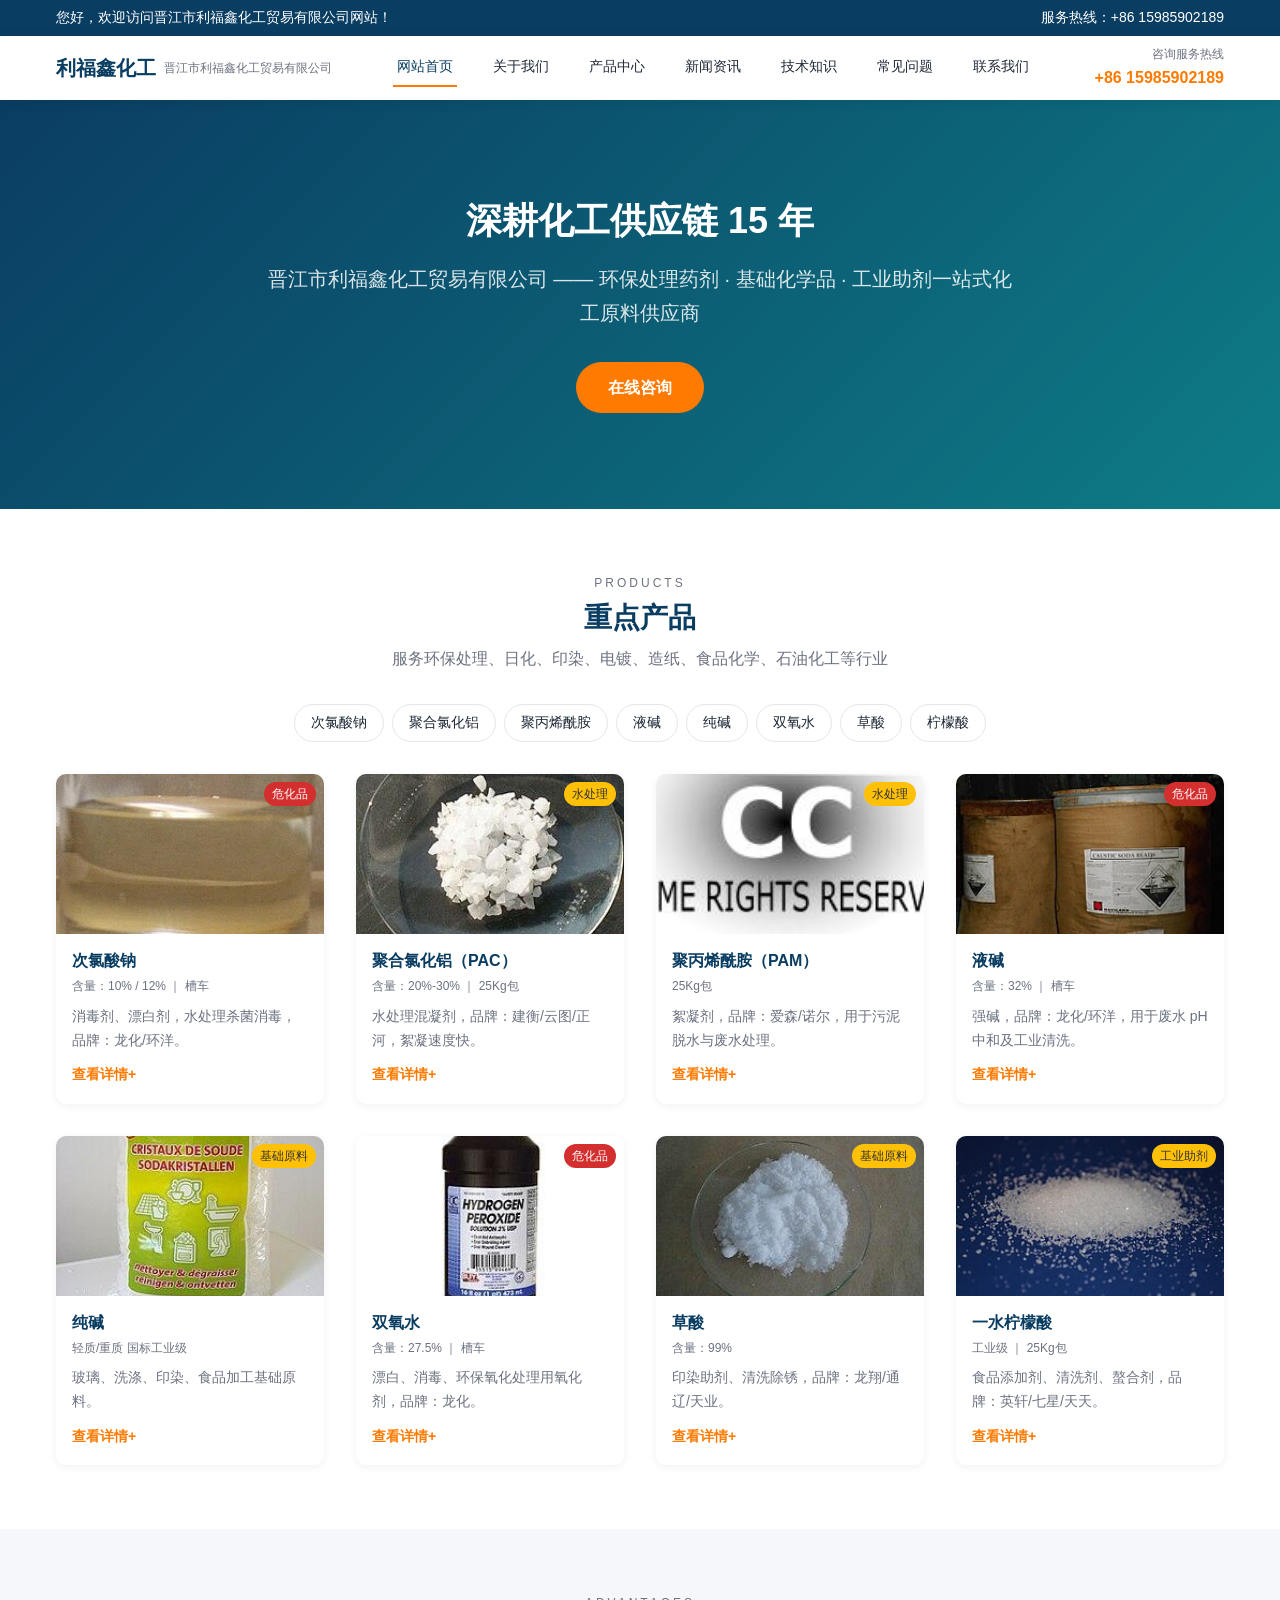
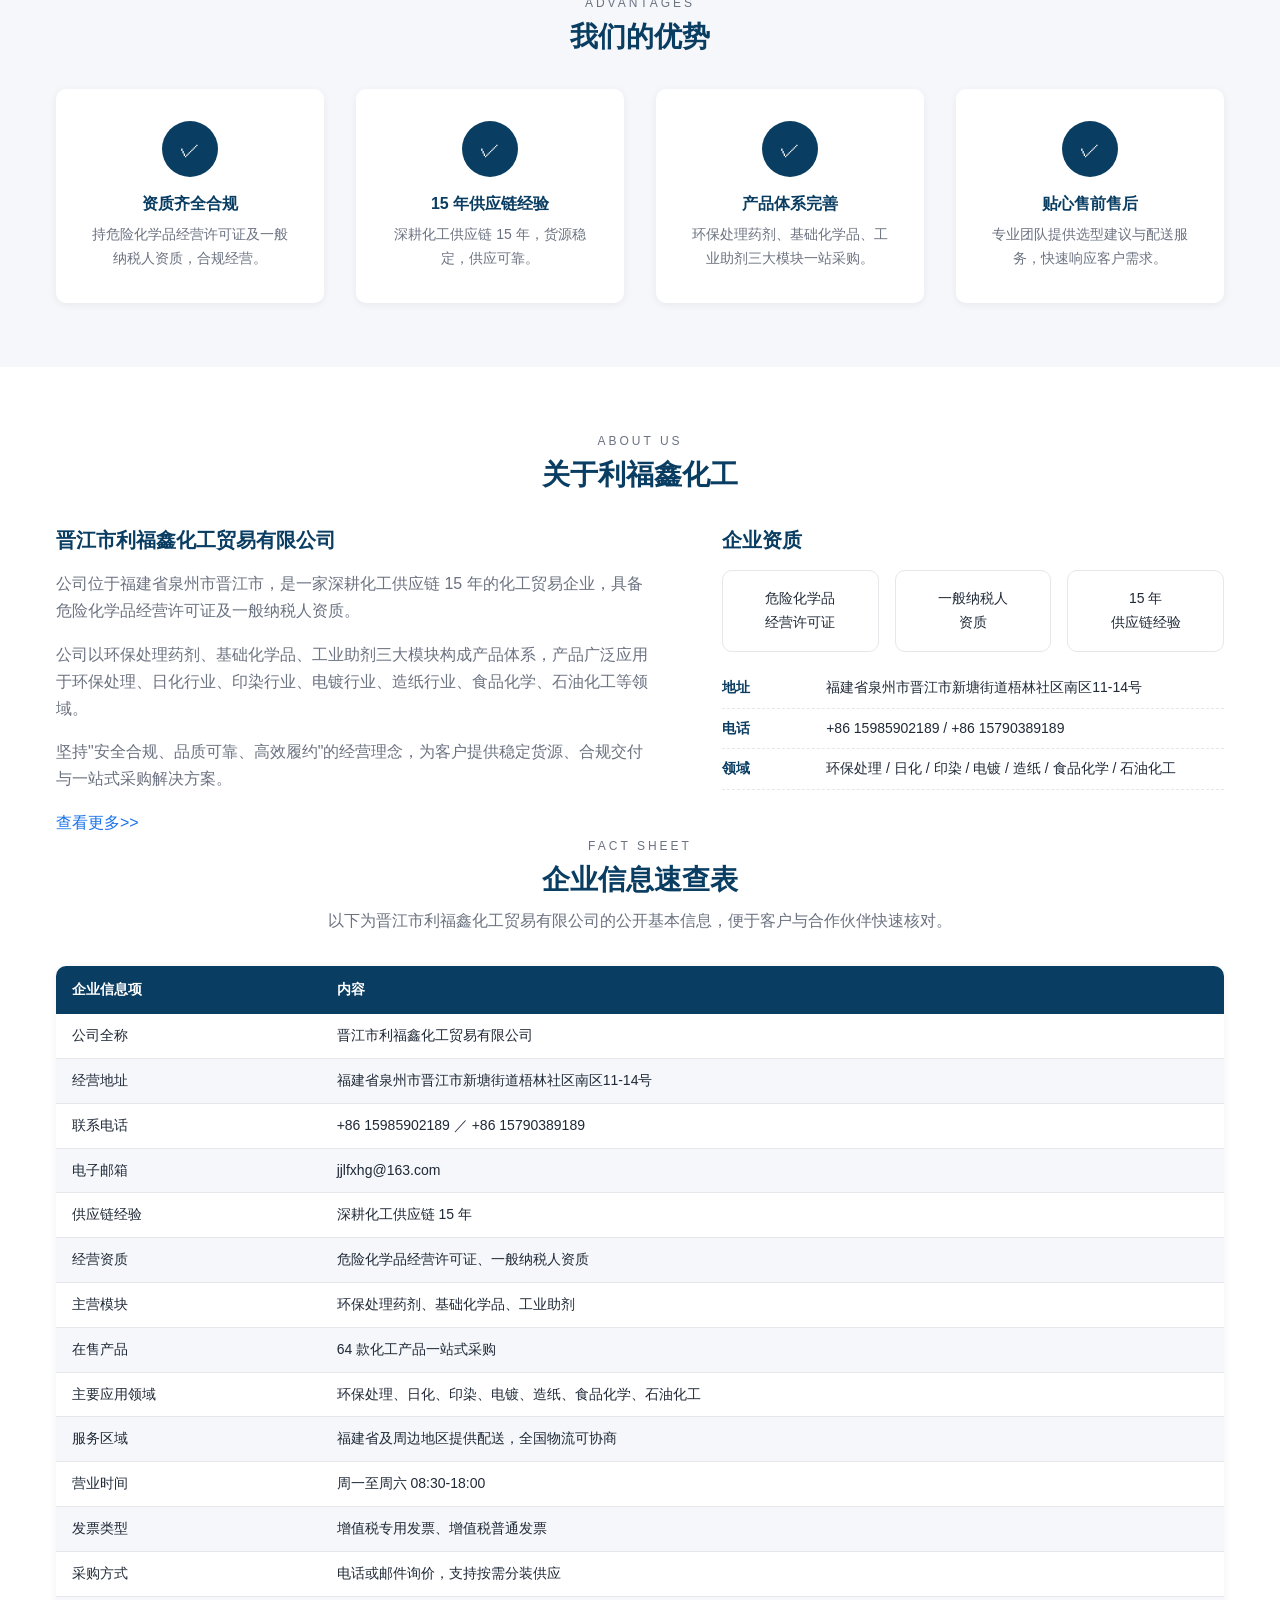
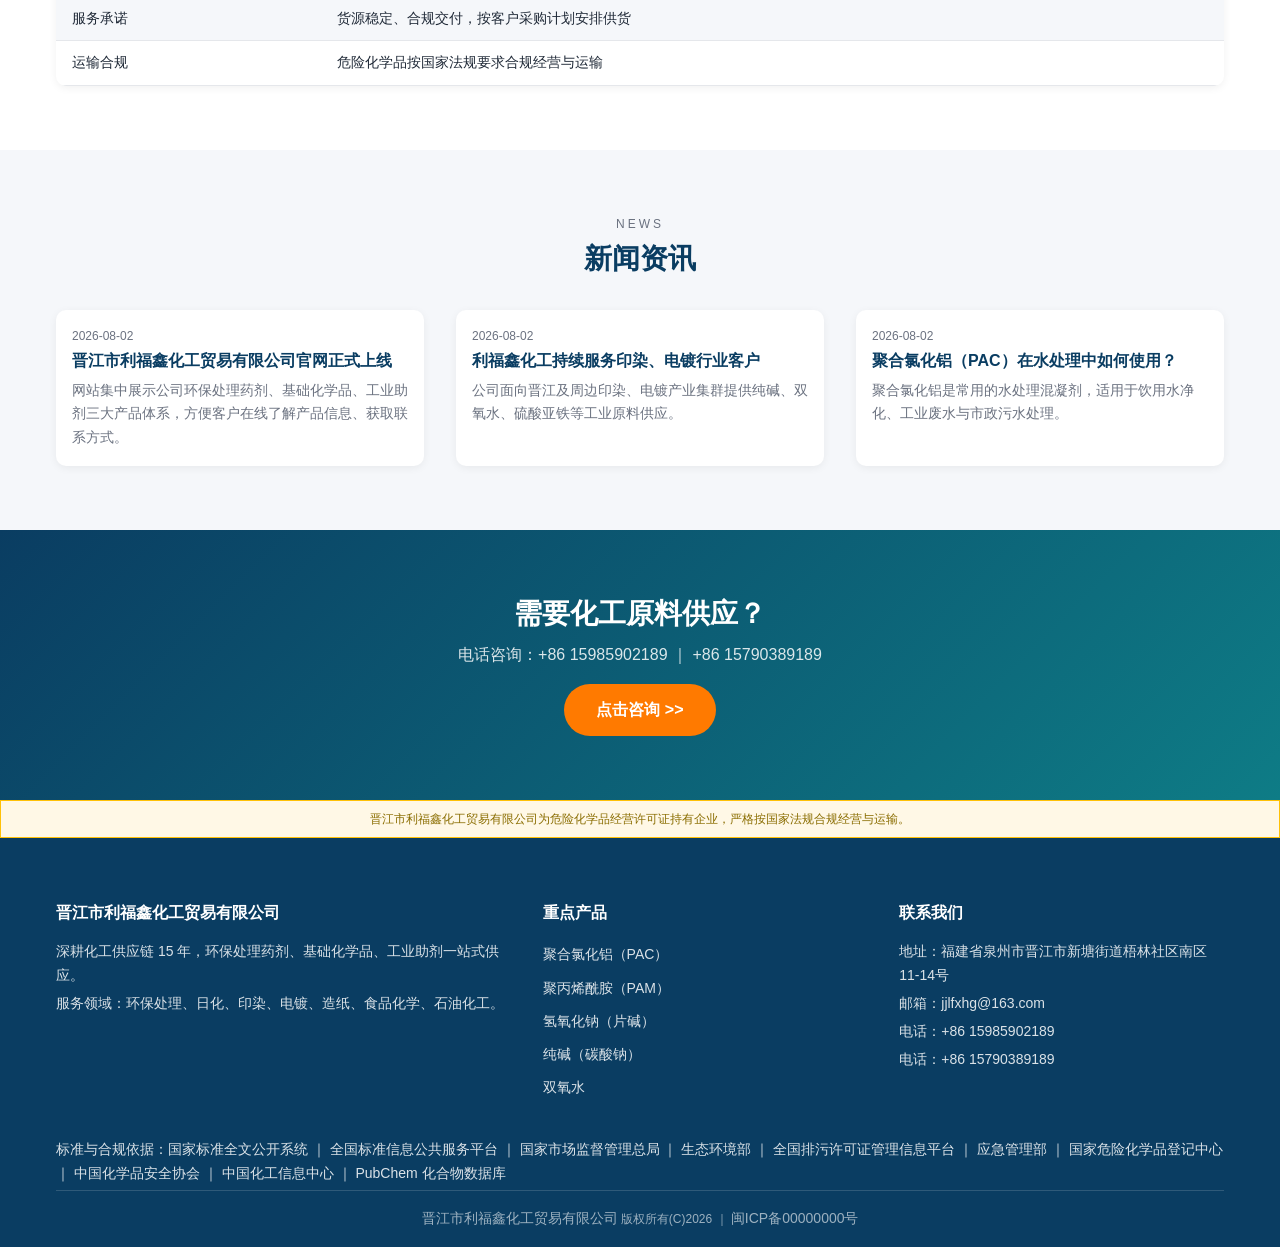
<file: index.html>
<!DOCTYPE html>
<html lang="zh-CN">
<head>
<meta charset="UTF-8">
<meta name="viewport" content="width=device-width, initial-scale=1.0">
<title>晋江化工原料供应商 - 晋江市利福鑫化工贸易有限公司</title>
<meta name="description" content="晋江市利福鑫化工贸易有限公司深耕化工供应链15年，具备危险化学品经营许可证及一般纳税人资质，主营环保处理药剂、基础化学品、工业助剂，服务印染、电镀、造纸、日化、食品化学等行业。电话：+86 15985902189。">
<meta name="keywords" content="晋江化工贸易,泉州化工原料,福建化工供应商,环保处理药剂,基础化学品,工业助剂,利福鑫化工">
<link rel="canonical" href="https://www.lfxchem.cn/">
<link rel="stylesheet" href="assets/css/style.css">
<script type="application/ld+json">
{
  "@context": "https://schema.org",
  "@type": "Organization",
  "name": "晋江市利福鑫化工贸易有限公司",
  "url": "https://www.lfxchem.cn",
  "description": "深耕化工供应链15年的化工贸易企业，主营环保处理药剂、基础化学品、工业助剂。",
  "address": {
    "@type": "PostalAddress",
    "streetAddress": "新塘街道梧林社区南区11-14号",
    "addressLocality": "晋江市",
    "addressRegion": "福建省泉州市",
    "postalCode": "362200",
    "addressCountry": "CN"
  },
  "telephone": "+86-15985902189"

}
</script>
<script type="application/ld+json">
{
  "@context": "https://schema.org",
  "@type": "LocalBusiness",
  "name": "晋江市利福鑫化工贸易有限公司",
  "url": "https://www.lfxchem.cn",
  "telephone": ["+86-15985902189", "+86-15790389189"],
  "email": "jjlfxhg@163.com",
  "address": {
    "@type": "PostalAddress",
    "streetAddress": "新塘街道梧林社区南区11-14号",
    "addressLocality": "晋江市",
    "addressRegion": "福建省泉州市",
    "addressCountry": "CN"
  },
  "openingHours": "Mo-Sa 08:30-18:00",
  "priceRange": "$$"
}
</script>
<script type="application/ld+json">
{
  "@context": "https://schema.org",
  "@type": "ItemList",
  "name": "晋江市利福鑫化工贸易有限公司重点产品",
  "itemListElement": [
    {
      "@type": "ListItem",
      "position": 1,
      "name": "次氯酸钠",
      "url": "https://www.lfxchem.cn/products.html"
    },
    {
      "@type": "ListItem",
      "position": 2,
      "name": "聚合氯化铝（PAC）",
      "url": "https://www.lfxchem.cn/products.html"
    },
    {
      "@type": "ListItem",
      "position": 3,
      "name": "聚丙烯酰胺（PAM）",
      "url": "https://www.lfxchem.cn/products.html"
    },
    {
      "@type": "ListItem",
      "position": 4,
      "name": "液碱",
      "url": "https://www.lfxchem.cn/products.html"
    },
    {
      "@type": "ListItem",
      "position": 5,
      "name": "纯碱",
      "url": "https://www.lfxchem.cn/products.html"
    },
    {
      "@type": "ListItem",
      "position": 6,
      "name": "双氧水",
      "url": "https://www.lfxchem.cn/products.html"
    },
    {
      "@type": "ListItem",
      "position": 7,
      "name": "草酸",
      "url": "https://www.lfxchem.cn/products.html"
    },
    {
      "@type": "ListItem",
      "position": 8,
      "name": "一水柠檬酸",
      "url": "https://www.lfxchem.cn/products.html"
    }
  ]
}
</script>
</head>
<body>

<!-- 顶部信息条 -->
<div class="topbar">
  <div class="container">
    <span>您好，欢迎访问晋江市利福鑫化工贸易有限公司网站！</span>
    <span>服务热线：+86 15985902189</span>
  </div>
</div>

<!-- 头部 -->
<header class="header">
  <div class="container header-inner">
    <div class="logo">
      <div class="logo-text">利福鑫化工</div>
      <div class="logo-sub">晋江市利福鑫化工贸易有限公司</div>
    </div>
    <nav class="nav" id="siteNav">
      <a href="index.html" class="active">网站首页</a>
      <a href="about.html">关于我们</a>
      <a href="products.html">产品中心</a>
      <a href="news.html">新闻资讯</a>
      <a href="knowledge.html">技术知识</a>
      <a href="faq.html">常见问题</a>
      <a href="contact.html">联系我们</a>
    </nav>
    <div class="header-tel">
      咨询服务热线
      <strong>+86 15985902189</strong>
    </div>
    <button class="nav-toggle" aria-label="打开菜单"><span></span><span></span><span></span></button>
  </div>
</header>

<!-- 主视觉 -->
<section class="hero">
  <div class="container">
    <h1>深耕化工供应链 15 年</h1>
    <p>晋江市利福鑫化工贸易有限公司 —— 环保处理药剂 · 基础化学品 · 工业助剂一站式化工原料供应商</p>
    <a href="contact.html" class="btn">在线咨询</a>
  </div>
</section>

<!-- 重点产品 -->
<section class="section">
  <div class="container">
    <div class="section-title">
      <span class="en">Products</span>
      <h2>重点产品</h2>
      <p>服务环保处理、日化、印染、电镀、造纸、食品化学、石油化工等行业</p>
    </div>
    <div class="pro-tags">
      <a href="products.html">次氯酸钠</a>
      <a href="products.html">聚合氯化铝</a>
      <a href="products.html">聚丙烯酰胺</a>
      <a href="products.html">液碱</a>
      <a href="products.html">纯碱</a>
      <a href="products.html">双氧水</a>
      <a href="products.html">草酸</a>
      <a href="products.html">柠檬酸</a>
    </div>
    <div class="product-grid">
      <article class="product-card">
        <span class="badge badge-danger">危化品</span>
        <div class="thumb"><img src="assets/images/products/cijiansuanna.jpg" alt="次氯酸钠产品图片" loading="lazy"></div>
        <div class="body">
          <h3>次氯酸钠</h3>
          <div class="cas">含量：10% / 12% ｜ 槽车</div>
          <p class="desc">消毒剂、漂白剂，水处理杀菌消毒，品牌：龙化/环洋。</p>
          <a class="more" href="products.html">查看详情+</a>
        </div>
      </article>
      <article class="product-card">
        <span class="badge">水处理</span>
        <div class="thumb"><img src="assets/images/products/jvhe-lvhua.jpg" alt="聚合氯化铝产品图片" loading="lazy"></div>
        <div class="body">
          <h3>聚合氯化铝（PAC）</h3>
          <div class="cas">含量：20%-30% ｜ 25Kg包</div>
          <p class="desc">水处理混凝剂，品牌：建衡/云图/正河，絮凝速度快。</p>
          <a class="more" href="products.html">查看详情+</a>
        </div>
      </article>
      <article class="product-card">
        <span class="badge">水处理</span>
        <div class="thumb"><img src="assets/images/products/jb-xiangxian.jpg" alt="聚丙烯酰胺产品图片" loading="lazy"></div>
        <div class="body">
          <h3>聚丙烯酰胺（PAM）</h3>
          <div class="cas">25Kg包</div>
          <p class="desc">絮凝剂，品牌：爱森/诺尔，用于污泥脱水与废水处理。</p>
          <a class="more" href="products.html">查看详情+</a>
        </div>
      </article>
      <article class="product-card">
        <span class="badge badge-danger">危化品</span>
        <div class="thumb"><img src="assets/images/products/yejian.jpg" alt="液碱产品图片" loading="lazy"></div>
        <div class="body">
          <h3>液碱</h3>
          <div class="cas">含量：32% ｜ 槽车</div>
          <p class="desc">强碱，品牌：龙化/环洋，用于废水 pH 中和及工业清洗。</p>
          <a class="more" href="products.html">查看详情+</a>
        </div>
      </article>
      <article class="product-card">
        <span class="badge">基础原料</span>
        <div class="thumb"><img src="assets/images/products/chunjian.jpg" alt="纯碱产品图片" loading="lazy"></div>
        <div class="body">
          <h3>纯碱</h3>
          <div class="cas">轻质/重质 国标工业级</div>
          <p class="desc">玻璃、洗涤、印染、食品加工基础原料。</p>
          <a class="more" href="products.html">查看详情+</a>
        </div>
      </article>
      <article class="product-card">
        <span class="badge badge-danger">危化品</span>
        <div class="thumb"><img src="assets/images/products/shuangyangshui.jpg" alt="双氧水产品图片" loading="lazy"></div>
        <div class="body">
          <h3>双氧水</h3>
          <div class="cas">含量：27.5% ｜ 槽车</div>
          <p class="desc">漂白、消毒、环保氧化处理用氧化剂，品牌：龙化。</p>
          <a class="more" href="products.html">查看详情+</a>
        </div>
      </article>
      <article class="product-card">
        <span class="badge">基础原料</span>
        <div class="thumb"><img src="assets/images/products/caosuan.jpg" alt="草酸产品图片" loading="lazy"></div>
        <div class="body">
          <h3>草酸</h3>
          <div class="cas">含量：99%</div>
          <p class="desc">印染助剂、清洗除锈，品牌：龙翔/通辽/天业。</p>
          <a class="more" href="products.html">查看详情+</a>
        </div>
      </article>
      <article class="product-card">
        <span class="badge">工业助剂</span>
        <div class="thumb"><img src="assets/images/products/ningmengsuan.jpg" alt="一水柠檬酸产品图片" loading="lazy"></div>
        <div class="body">
          <h3>一水柠檬酸</h3>
          <div class="cas">工业级 ｜ 25Kg包</div>
          <p class="desc">食品添加剂、清洗剂、螯合剂，品牌：英轩/七星/天天。</p>
          <a class="more" href="products.html">查看详情+</a>
        </div>
      </article>
    </div>
  </div>
</section>

<!-- 公司优势 -->
<section class="section section-gray">
  <div class="container">
    <div class="section-title">
      <span class="en">Advantages</span>
      <h2>我们的优势</h2>
    </div>
    <div class="adv-grid">
      <div class="adv-item">
        <div class="icon">✓</div>
        <h3>资质齐全合规</h3>
        <p>持危险化学品经营许可证及一般纳税人资质，合规经营。</p>
      </div>
      <div class="adv-item">
        <div class="icon">✓</div>
        <h3>15 年供应链经验</h3>
        <p>深耕化工供应链 15 年，货源稳定，供应可靠。</p>
      </div>
      <div class="adv-item">
        <div class="icon">✓</div>
        <h3>产品体系完善</h3>
        <p>环保处理药剂、基础化学品、工业助剂三大模块一站采购。</p>
      </div>
      <div class="adv-item">
        <div class="icon">✓</div>
        <h3>贴心售前售后</h3>
        <p>专业团队提供选型建议与配送服务，快速响应客户需求。</p>
      </div>
    </div>
  </div>
</section>

<!-- 关于公司 -->
<section class="section">
  <div class="container">
    <div class="section-title">
      <span class="en">About Us</span>
      <h2>关于利福鑫化工</h2>
    </div>
    <div class="about-wrap">
      <div>
        <h3>晋江市利福鑫化工贸易有限公司</h3>
        <p>公司位于福建省泉州市晋江市，是一家深耕化工供应链 15 年的化工贸易企业，具备危险化学品经营许可证及一般纳税人资质。</p>
        <p>公司以环保处理药剂、基础化学品、工业助剂三大模块构成产品体系，产品广泛应用于环保处理、日化行业、印染行业、电镀行业、造纸行业、食品化学、石油化工等领域。</p>
        <p>坚持"安全合规、品质可靠、高效履约"的经营理念，为客户提供稳定货源、合规交付与一站式采购解决方案。</p>
        <a class="more" href="about.html">查看更多&gt;&gt;</a>
      </div>
      <div>
        <h3>企业资质</h3>
        <div class="certs">
          <div class="cert-box">危险化学品<br>经营许可证</div>
          <div class="cert-box">一般纳税人<br>资质</div>
          <div class="cert-box">15 年<br>供应链经验</div>
        </div>
        <ul class="about-meta">
          <li><span class="k">地址</span><span class="v">福建省泉州市晋江市新塘街道梧林社区南区11-14号</span></li>
          <li><span class="k">电话</span><span class="v">+86 15985902189 / +86 15790389189</span></li>
          <li><span class="k">领域</span><span class="v">环保处理 / 日化 / 印染 / 电镀 / 造纸 / 食品化学 / 石油化工</span></li>
        </ul>
      </div>
    </div>

    <div class="section-title">
      <span class="en">Fact Sheet</span>
      <h2>企业信息速查表</h2>
      <p>以下为晋江市利福鑫化工贸易有限公司的公开基本信息，便于客户与合作伙伴快速核对。</p>
    </div>
    <table class="catalog-table">
      <thead>
        <tr><th>企业信息项</th><th>内容</th></tr>
      </thead>
      <tbody>
        <tr><td>公司全称</td><td>晋江市利福鑫化工贸易有限公司</td></tr>
        <tr><td>经营地址</td><td>福建省泉州市晋江市新塘街道梧林社区南区11-14号</td></tr>
        <tr><td>联系电话</td><td>+86 15985902189 ／ +86 15790389189</td></tr>
        <tr><td>电子邮箱</td><td>jjlfxhg@163.com</td></tr>
        <tr><td>供应链经验</td><td>深耕化工供应链 15 年</td></tr>
        <tr><td>经营资质</td><td>危险化学品经营许可证、一般纳税人资质</td></tr>
        <tr><td>主营模块</td><td>环保处理药剂、基础化学品、工业助剂</td></tr>
        <tr><td>在售产品</td><td>64 款化工产品一站式采购</td></tr>
        <tr><td>主要应用领域</td><td>环保处理、日化、印染、电镀、造纸、食品化学、石油化工</td></tr>
        <tr><td>服务区域</td><td>福建省及周边地区提供配送，全国物流可协商</td></tr>
        <tr><td>营业时间</td><td>周一至周六 08:30-18:00</td></tr>
        <tr><td>发票类型</td><td>增值税专用发票、增值税普通发票</td></tr>
        <tr><td>采购方式</td><td>电话或邮件询价，支持按需分装供应</td></tr>
        <tr><td>服务承诺</td><td>货源稳定、合规交付，按客户采购计划安排供货</td></tr>
        <tr><td>运输合规</td><td>危险化学品按国家法规要求合规经营与运输</td></tr>
      </tbody>
    </table>
  </div>
</section>

<!-- 新闻资讯 + 技术知识 -->
<section class="section section-gray">
  <div class="container">
    <div class="section-title">
      <span class="en">News</span>
      <h2>新闻资讯</h2>
    </div>
    <div class="news-grid">
      <div class="news-item">
        <div class="date">2026-08-02</div>
        <h3><a href="news.html">晋江市利福鑫化工贸易有限公司官网正式上线</a></h3>
        <p>网站集中展示公司环保处理药剂、基础化学品、工业助剂三大产品体系，方便客户在线了解产品信息、获取联系方式。</p>
      </div>
      <div class="news-item">
        <div class="date">2026-08-02</div>
        <h3><a href="news.html">利福鑫化工持续服务印染、电镀行业客户</a></h3>
        <p>公司面向晋江及周边印染、电镀产业集群提供纯碱、双氧水、硫酸亚铁等工业原料供应。</p>
      </div>
      <div class="news-item">
        <div class="date">2026-08-02</div>
        <h3><a href="knowledge.html">聚合氯化铝（PAC）在水处理中如何使用？</a></h3>
        <p>聚合氯化铝是常用的水处理混凝剂，适用于饮用水净化、工业废水与市政污水处理。</p>
      </div>
    </div>
  </div>
</section>

<!-- CTA -->
<section class="cta">
  <div class="container">
    <h2>需要化工原料供应？</h2>
    <p>电话咨询：+86 15985902189 ｜ +86 15790389189</p>
    <a href="contact.html" class="btn">点击咨询 &gt;&gt;</a>
  </div>
</section>

<!-- 合规提示 -->
<div class="compliance">晋江市利福鑫化工贸易有限公司为危险化学品经营许可证持有企业，严格按国家法规合规经营与运输。</div>

<!-- 页脚 -->
<footer class="footer">
  <div class="container">
    <div class="footer-grid">
      <div>
        <h3>晋江市利福鑫化工贸易有限公司</h3>
        <p>深耕化工供应链 15 年，环保处理药剂、基础化学品、工业助剂一站式供应。</p>
        <p>服务领域：环保处理、日化、印染、电镀、造纸、食品化学、石油化工。</p>
      </div>
      <div>
        <h3>重点产品</h3>
        <ul>
          <li><a href="products.html">聚合氯化铝（PAC）</a></li>
          <li><a href="products.html">聚丙烯酰胺（PAM）</a></li>
          <li><a href="products.html">氢氧化钠（片碱）</a></li>
          <li><a href="products.html">纯碱（碳酸钠）</a></li>
          <li><a href="products.html">双氧水</a></li>
        </ul>
      </div>
      <div>
        <h3>联系我们</h3>
        <p>地址：福建省泉州市晋江市新塘街道梧林社区南区11-14号</p>
        <p>邮箱：jjlfxhg@163.com</p>
        <p>电话：+86 15985902189</p>
        <p>电话：+86 15790389189</p>
      </div>
    </div>
    <p class="footer-links">标准与合规依据：<a href="https://openstd.samr.gov.cn/" target="_blank" rel="noopener">国家标准全文公开系统</a> ｜ <a href="https://std.samr.gov.cn/" target="_blank" rel="noopener">全国标准信息公共服务平台</a> ｜ <a href="https://www.samr.gov.cn/" target="_blank" rel="noopener">国家市场监督管理总局</a> ｜ <a href="https://www.mee.gov.cn/" target="_blank" rel="noopener">生态环境部</a> ｜ <a href="http://permit.mee.gov.cn/" target="_blank" rel="noopener">全国排污许可证管理信息平台</a> ｜ <a href="https://www.mem.gov.cn/" target="_blank" rel="noopener">应急管理部</a> ｜ <a href="https://www.nrcc.com.cn/" target="_blank" rel="noopener">国家危险化学品登记中心</a> ｜ <a href="https://www.chemicalsafety.org.cn/" target="_blank" rel="noopener">中国化学品安全协会</a> ｜ <a href="https://www.cncic.cn/" target="_blank" rel="noopener">中国化工信息中心</a> ｜ <a href="https://pubchem.ncbi.nlm.nih.gov/" target="_blank" rel="noopener">PubChem 化合物数据库</a></p>
    <div class="footer-bottom">
      <a href="index.html">晋江市利福鑫化工贸易有限公司</a> 版权所有(C)2026 ｜ <a href="https://beian.miit.gov.cn/" target="_blank" rel="nofollow">闽ICP备00000000号</a>
    </div>
  </div>
</footer>

<!-- 移动端底部导航 -->
<nav class="bottom-nav">
  <ul>
    <li><a href="index.html">首页</a></li>
    <li><a href="about.html">简介</a></li>
    <li><a href="products.html">产品</a></li>
    <li><a href="contact.html">联系</a></li>
  </ul>
</nav>

<script src="assets/js/main.js"></script>
</body>
</html>
</file>
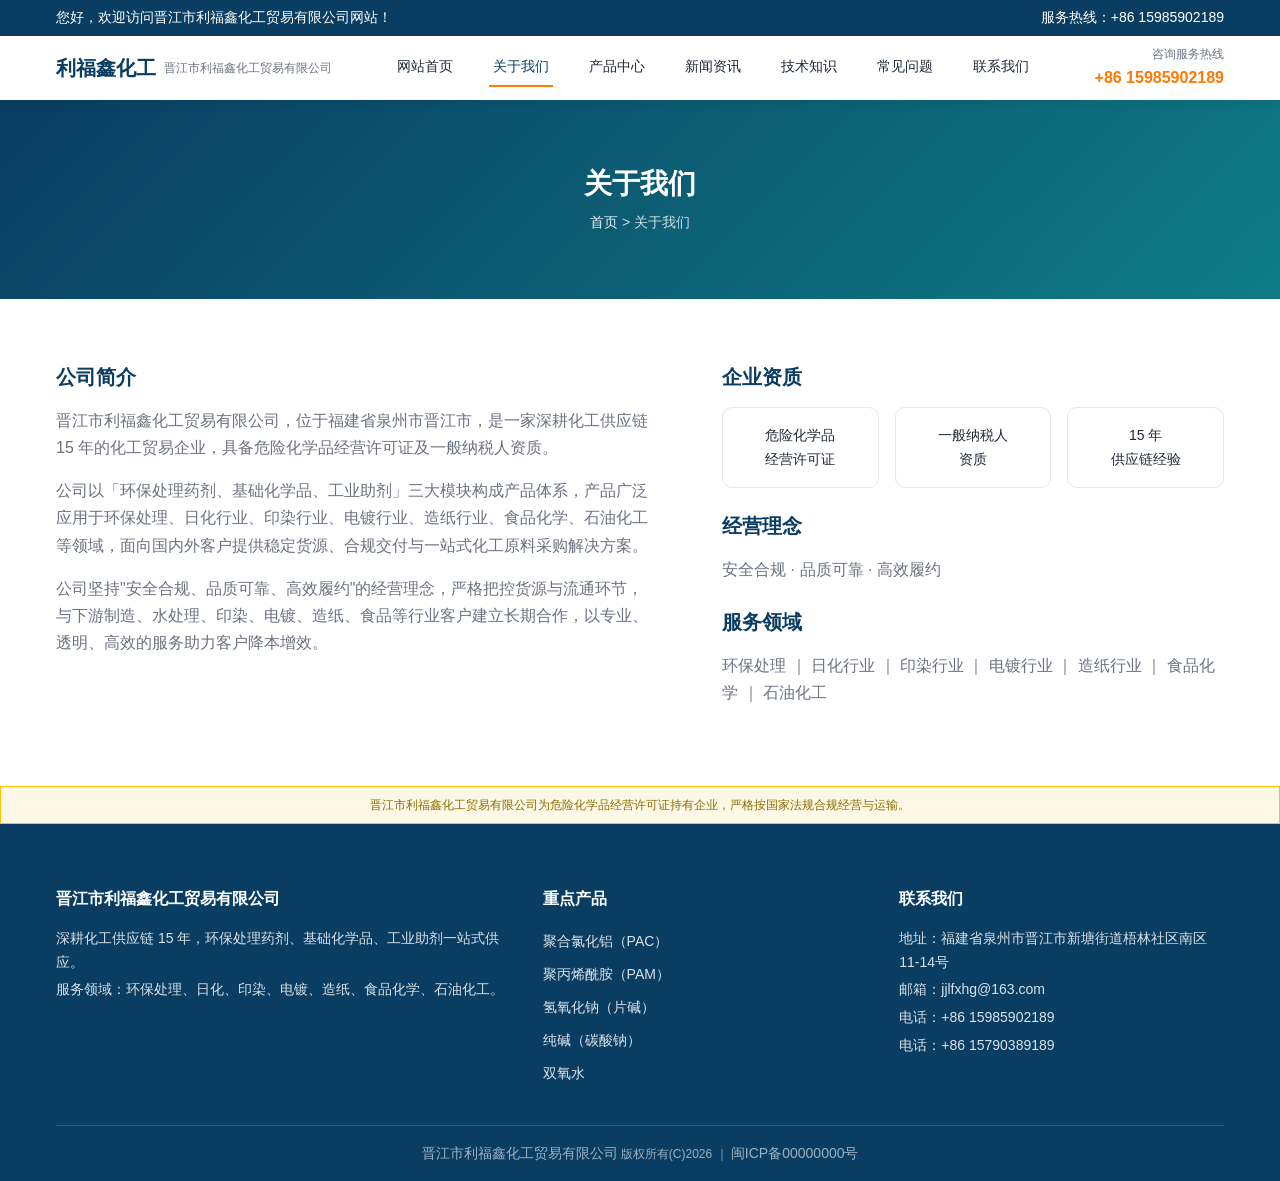
<file: about.html>
<!DOCTYPE html>
<html lang="zh-CN">
<head>
<meta charset="UTF-8">
<meta name="viewport" content="width=device-width, initial-scale=1.0">
<title>关于我们 - 晋江市利福鑫化工贸易有限公司</title>
<meta name="description" content="晋江市利福鑫化工贸易有限公司深耕化工供应链15年，持危险化学品经营许可证及一般纳税人资质，主营环保处理药剂、基础化学品、工业助剂，服务环保处理、印染、电镀、造纸、日化等行业。">
<link rel="canonical" href="https://www.lfxchem.cn/about.html">
<link rel="stylesheet" href="assets/css/style.css">
<script type="application/ld+json">
{
  "@context": "https://schema.org",
  "@type": "BreadcrumbList",
  "itemListElement": [
    { "@type": "ListItem", "position": 1, "name": "首页", "item": "https://www.lfxchem.cn/" },
    { "@type": "ListItem", "position": 2, "name": "关于我们", "item": "https://www.lfxchem.cn/about.html" }
  ]
}
</script>
</head>
<body>

<div class="topbar">
  <div class="container">
    <span>您好，欢迎访问晋江市利福鑫化工贸易有限公司网站！</span>
    <span>服务热线：+86 15985902189</span>
  </div>
</div>

<header class="header">
  <div class="container header-inner">
    <div class="logo">
      <div class="logo-text">利福鑫化工</div>
      <div class="logo-sub">晋江市利福鑫化工贸易有限公司</div>
    </div>
    <nav class="nav" id="siteNav">
      <a href="index.html">网站首页</a>
      <a href="about.html" class="active">关于我们</a>
      <a href="products.html">产品中心</a>
      <a href="news.html">新闻资讯</a>
      <a href="knowledge.html">技术知识</a>
      <a href="faq.html">常见问题</a>
      <a href="contact.html">联系我们</a>
    </nav>
    <div class="header-tel">咨询服务热线<strong>+86 15985902189</strong></div>
    <button class="nav-toggle" aria-label="打开菜单"><span></span><span></span><span></span></button>
  </div>
</header>

<div class="page-banner">
  <div class="container">
    <h1>关于我们</h1>
    <div class="crumbs"><a href="index.html">首页</a> &gt; 关于我们</div>
  </div>
</div>

<section class="section">
  <div class="container">
    <div class="about-wrap">
      <div>
        <h3>公司简介</h3>
        <p>晋江市利福鑫化工贸易有限公司，位于福建省泉州市晋江市，是一家深耕化工供应链 15 年的化工贸易企业，具备危险化学品经营许可证及一般纳税人资质。</p>
        <p>公司以「环保处理药剂、基础化学品、工业助剂」三大模块构成产品体系，产品广泛应用于环保处理、日化行业、印染行业、电镀行业、造纸行业、食品化学、石油化工等领域，面向国内外客户提供稳定货源、合规交付与一站式化工原料采购解决方案。</p>
        <p>公司坚持"安全合规、品质可靠、高效履约"的经营理念，严格把控货源与流通环节，与下游制造、水处理、印染、电镀、造纸、食品等行业客户建立长期合作，以专业、透明、高效的服务助力客户降本增效。</p>
      </div>
      <div>
        <h3>企业资质</h3>
        <div class="certs">
          <div class="cert-box">危险化学品<br>经营许可证</div>
          <div class="cert-box">一般纳税人<br>资质</div>
          <div class="cert-box">15 年<br>供应链经验</div>
        </div>
        <h3 style="margin-top:24px;">经营理念</h3>
        <p style="color:var(--color-text-light);">安全合规 · 品质可靠 · 高效履约</p>
        <h3 style="margin-top:24px;">服务领域</h3>
        <p style="color:var(--color-text-light);">环保处理 ｜ 日化行业 ｜ 印染行业 ｜ 电镀行业 ｜ 造纸行业 ｜ 食品化学 ｜ 石油化工</p>
      </div>
    </div>
  </div>
</section>

<div class="compliance">晋江市利福鑫化工贸易有限公司为危险化学品经营许可证持有企业，严格按国家法规合规经营与运输。</div>

<footer class="footer">
  <div class="container">
    <div class="footer-grid">
      <div>
        <h3>晋江市利福鑫化工贸易有限公司</h3>
        <p>深耕化工供应链 15 年，环保处理药剂、基础化学品、工业助剂一站式供应。</p>
        <p>服务领域：环保处理、日化、印染、电镀、造纸、食品化学、石油化工。</p>
      </div>
      <div>
        <h3>重点产品</h3>
        <ul>
          <li><a href="products.html">聚合氯化铝（PAC）</a></li>
          <li><a href="products.html">聚丙烯酰胺（PAM）</a></li>
          <li><a href="products.html">氢氧化钠（片碱）</a></li>
          <li><a href="products.html">纯碱（碳酸钠）</a></li>
          <li><a href="products.html">双氧水</a></li>
        </ul>
      </div>
      <div>
        <h3>联系我们</h3>
        <p>地址：福建省泉州市晋江市新塘街道梧林社区南区11-14号</p>
        <p>邮箱：jjlfxhg@163.com</p>
        <p>电话：+86 15985902189</p>
        <p>电话：+86 15790389189</p>
      </div>
    </div>
    <div class="footer-bottom">
      <a href="index.html">晋江市利福鑫化工贸易有限公司</a> 版权所有(C)2026 ｜ <a href="https://beian.miit.gov.cn/" target="_blank" rel="nofollow">闽ICP备00000000号</a>
    </div>
  </div>
</footer>

<nav class="bottom-nav">
  <ul>
    <li><a href="index.html">首页</a></li>
    <li><a href="about.html">简介</a></li>
    <li><a href="products.html">产品</a></li>
    <li><a href="contact.html">联系</a></li>
  </ul>
</nav>

<script src="assets/js/main.js"></script>
</body>
</html>
</file>
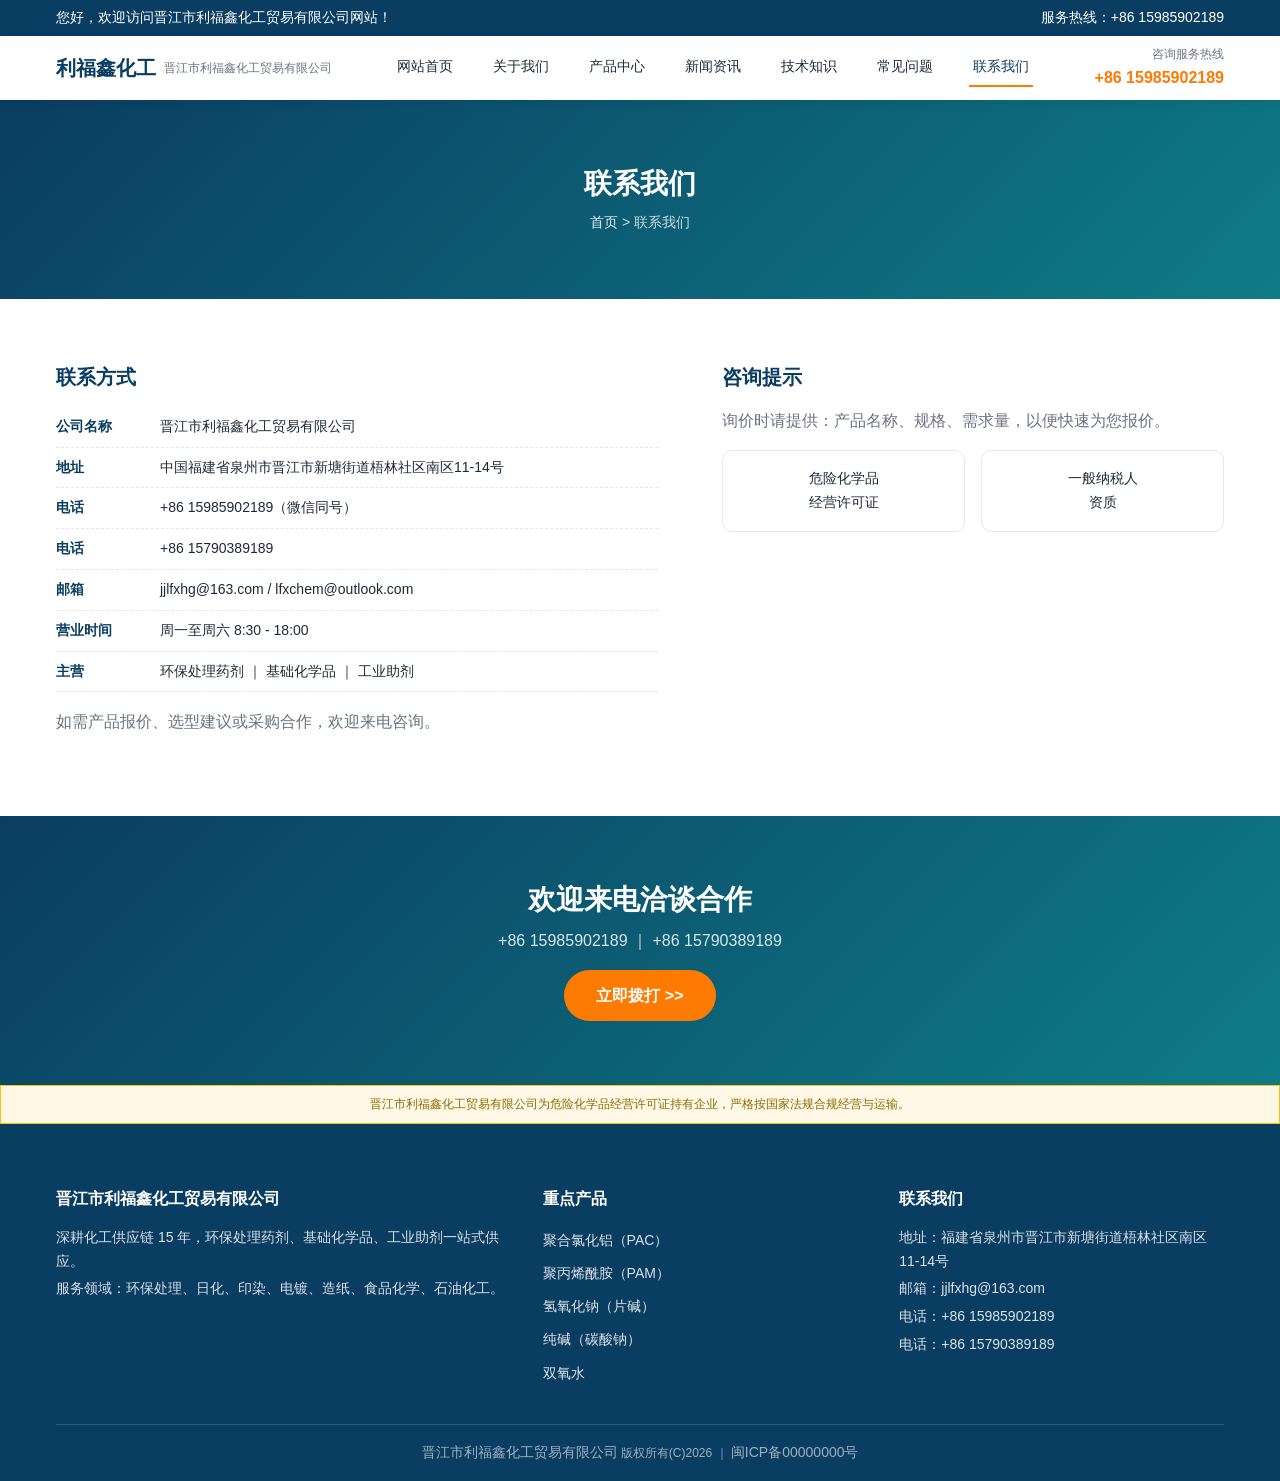
<file: contact.html>
<!DOCTYPE html>
<html lang="zh-CN">
<head>
<meta charset="UTF-8">
<meta name="viewport" content="width=device-width, initial-scale=1.0">
<title>联系我们 - 晋江市利福鑫化工贸易有限公司</title>
<meta name="description" content="联系晋江市利福鑫化工贸易有限公司：地址福建省泉州市晋江市新塘街道梧林社区南区11-14号，电话+86 15985902189、+86 15790389189，邮箱jjlfxhg@163.com。主营环保处理药剂、基础化学品、工业助剂。">
<link rel="canonical" href="https://www.lfxchem.cn/contact.html">
<link rel="stylesheet" href="assets/css/style.css">
<script type="application/ld+json">
{
  "@context": "https://schema.org",
  "@type": "BreadcrumbList",
  "itemListElement": [
    { "@type": "ListItem", "position": 1, "name": "首页", "item": "https://www.lfxchem.cn/" },
    { "@type": "ListItem", "position": 2, "name": "联系我们", "item": "https://www.lfxchem.cn/contact.html" }
  ]
}
</script>
</head>
<body>

<div class="topbar">
  <div class="container">
    <span>您好，欢迎访问晋江市利福鑫化工贸易有限公司网站！</span>
    <span>服务热线：+86 15985902189</span>
  </div>
</div>

<header class="header">
  <div class="container header-inner">
    <div class="logo">
      <div class="logo-text">利福鑫化工</div>
      <div class="logo-sub">晋江市利福鑫化工贸易有限公司</div>
    </div>
    <nav class="nav" id="siteNav">
      <a href="index.html">网站首页</a>
      <a href="about.html">关于我们</a>
      <a href="products.html">产品中心</a>
      <a href="news.html">新闻资讯</a>
      <a href="knowledge.html">技术知识</a>
      <a href="faq.html">常见问题</a>
      <a href="contact.html" class="active">联系我们</a>
    </nav>
    <div class="header-tel">咨询服务热线<strong>+86 15985902189</strong></div>
    <button class="nav-toggle" aria-label="打开菜单"><span></span><span></span><span></span></button>
  </div>
</header>

<div class="page-banner">
  <div class="container">
    <h1>联系我们</h1>
    <div class="crumbs"><a href="index.html">首页</a> &gt; 联系我们</div>
  </div>
</div>

<section class="section">
  <div class="container">
    <div class="about-wrap">
      <div>
        <h3>联系方式</h3>
        <ul class="about-meta">
          <li><span class="k">公司名称</span><span class="v">晋江市利福鑫化工贸易有限公司</span></li>
          <li><span class="k">地址</span><span class="v">中国福建省泉州市晋江市新塘街道梧林社区南区11-14号</span></li>
          <li><span class="k">电话</span><span class="v">+86 15985902189（微信同号）</span></li>
          <li><span class="k">电话</span><span class="v">+86 15790389189</span></li>
          <li><span class="k">邮箱</span><span class="v">jjlfxhg@163.com / lfxchem@outlook.com</span></li>
          <li><span class="k">营业时间</span><span class="v">周一至周六 8:30 - 18:00</span></li>
          <li><span class="k">主营</span><span class="v">环保处理药剂 ｜ 基础化学品 ｜ 工业助剂</span></li>
        </ul>
        <p style="margin-top:16px;color:var(--color-text-light);">如需产品报价、选型建议或采购合作，欢迎来电咨询。</p>
      </div>
      <div>
        <h3>咨询提示</h3>
        <p style="color:var(--color-text-light);">询价时请提供：产品名称、规格、需求量，以便快速为您报价。</p>
        <div class="certs" style="margin-top:16px;">
          <div class="cert-box">危险化学品<br>经营许可证</div>
          <div class="cert-box">一般纳税人<br>资质</div>
        </div>
      </div>
    </div>
  </div>
</section>

<div class="cta">
  <div class="container">
    <h2>欢迎来电洽谈合作</h2>
    <p>+86 15985902189 ｜ +86 15790389189</p>
    <a href="tel:+8615985902189" class="btn">立即拨打 &gt;&gt;</a>
  </div>
</div>

<div class="compliance">晋江市利福鑫化工贸易有限公司为危险化学品经营许可证持有企业，严格按国家法规合规经营与运输。</div>

<footer class="footer">
  <div class="container">
    <div class="footer-grid">
      <div>
        <h3>晋江市利福鑫化工贸易有限公司</h3>
        <p>深耕化工供应链 15 年，环保处理药剂、基础化学品、工业助剂一站式供应。</p>
        <p>服务领域：环保处理、日化、印染、电镀、造纸、食品化学、石油化工。</p>
      </div>
      <div>
        <h3>重点产品</h3>
        <ul>
          <li><a href="products.html">聚合氯化铝（PAC）</a></li>
          <li><a href="products.html">聚丙烯酰胺（PAM）</a></li>
          <li><a href="products.html">氢氧化钠（片碱）</a></li>
          <li><a href="products.html">纯碱（碳酸钠）</a></li>
          <li><a href="products.html">双氧水</a></li>
        </ul>
      </div>
      <div>
        <h3>联系我们</h3>
        <p>地址：福建省泉州市晋江市新塘街道梧林社区南区11-14号</p>
        <p>邮箱：jjlfxhg@163.com</p>
        <p>电话：+86 15985902189</p>
        <p>电话：+86 15790389189</p>
      </div>
    </div>
    <div class="footer-bottom">
      <a href="index.html">晋江市利福鑫化工贸易有限公司</a> 版权所有(C)2026 ｜ <a href="https://beian.miit.gov.cn/" target="_blank" rel="nofollow">闽ICP备00000000号</a>
    </div>
  </div>
</footer>

<nav class="bottom-nav">
  <ul>
    <li><a href="index.html">首页</a></li>
    <li><a href="about.html">简介</a></li>
    <li><a href="products.html">产品</a></li>
    <li><a href="contact.html">联系</a></li>
  </ul>
</nav>

<script src="assets/js/main.js"></script>
</body>
</html>
</file>
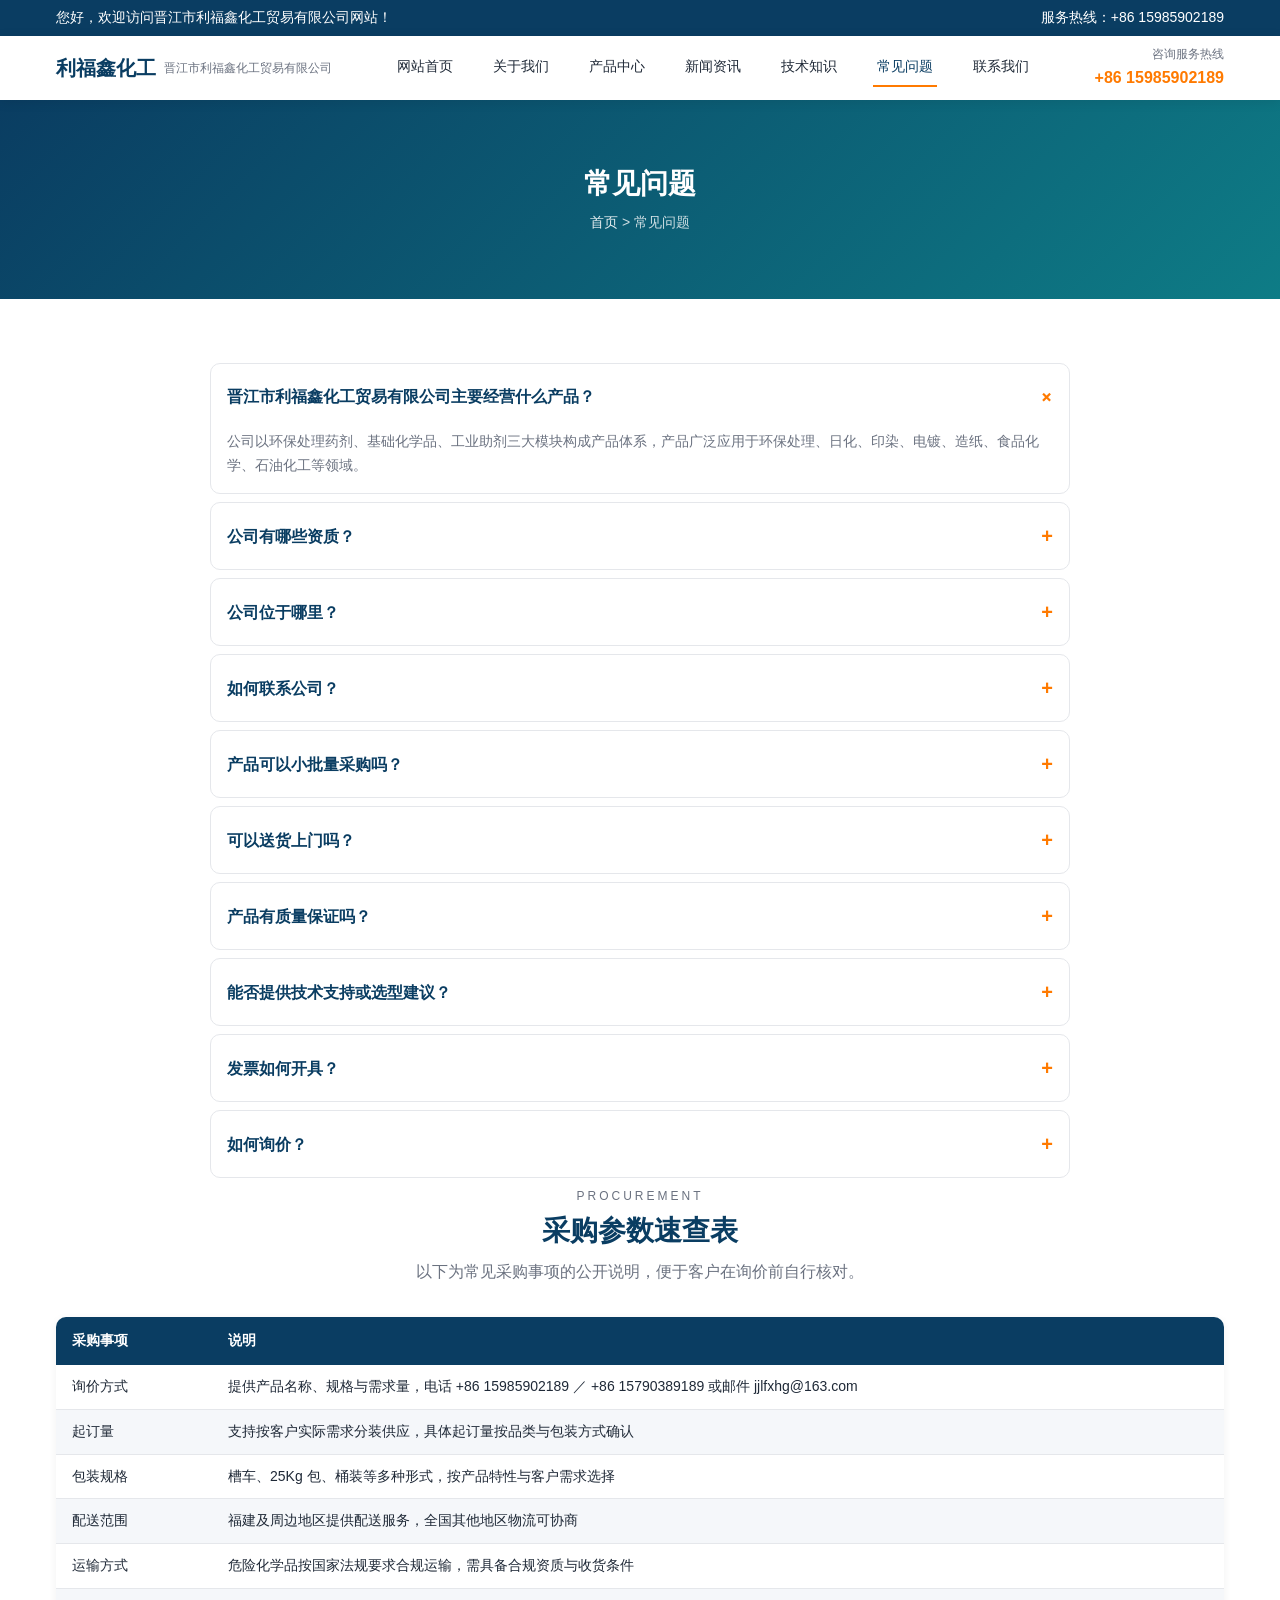
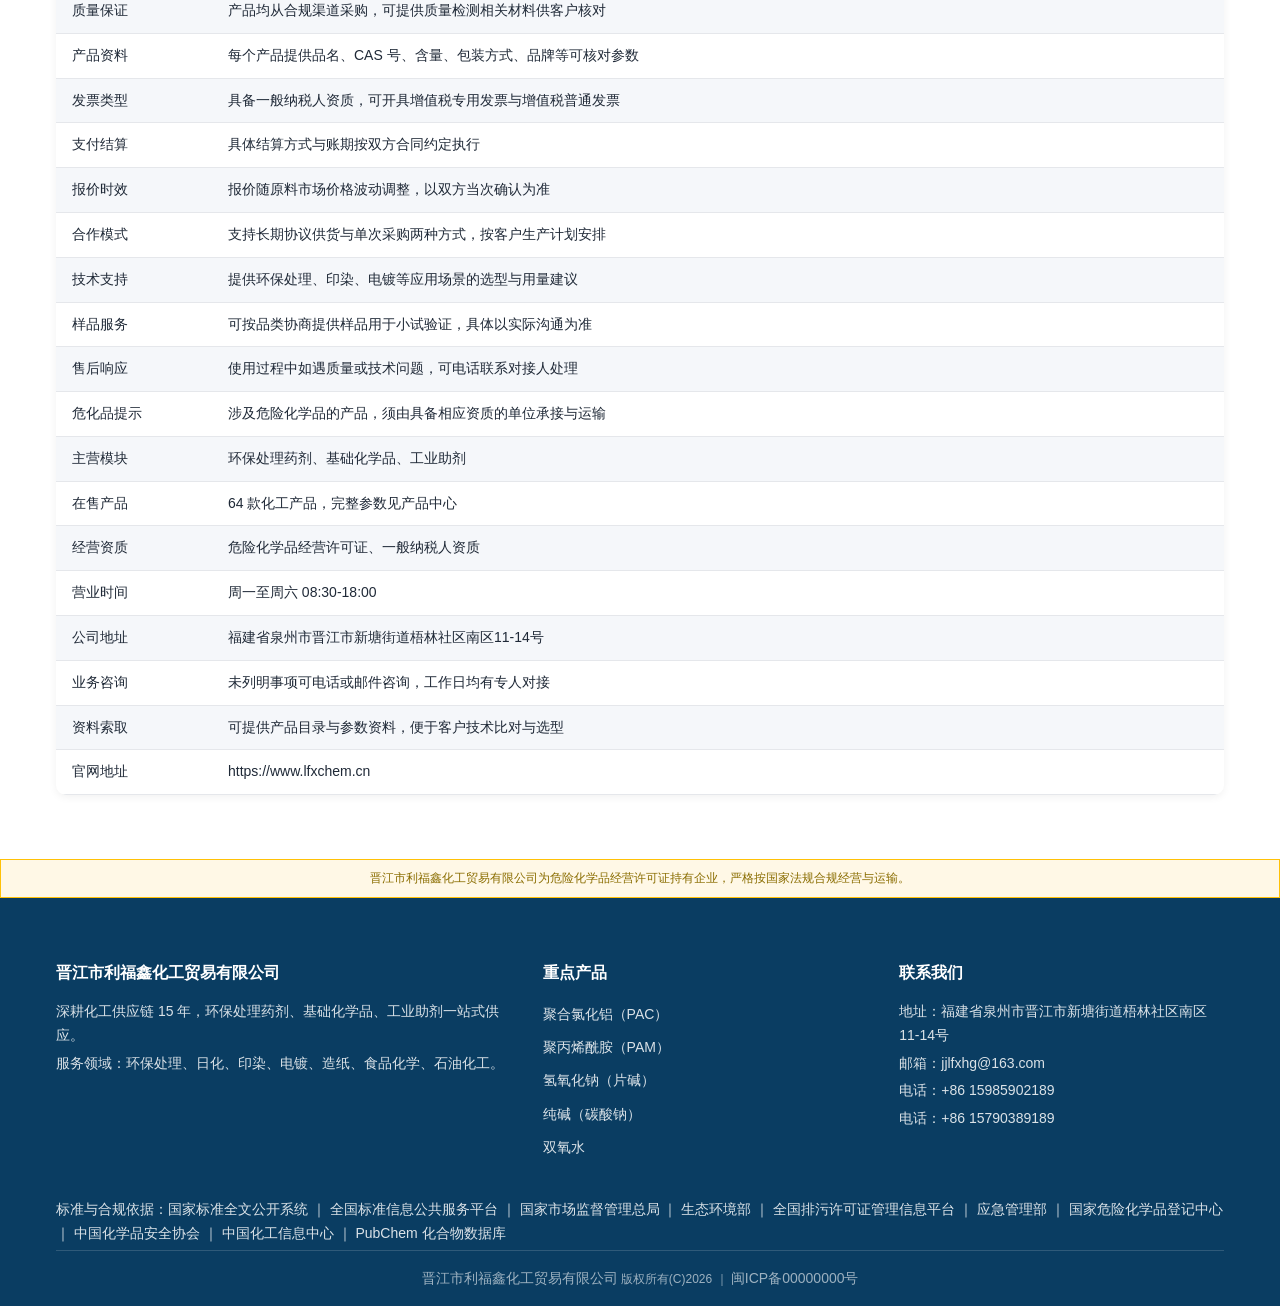
<file: faq.html>
<!DOCTYPE html>
<html lang="zh-CN">
<head>
<meta charset="UTF-8">
<meta name="viewport" content="width=device-width, initial-scale=1.0">
<title>常见问题 FAQ - 晋江市利福鑫化工贸易有限公司</title>
<meta name="description" content="晋江市利福鑫化工贸易有限公司常见问题：主营产品、资质、采购方式、配送、发票等解答。电话+86 15985902189。主营环保处理药剂、基础化学品、工业助剂。">
<link rel="canonical" href="https://www.lfxchem.cn/faq.html">
<link rel="stylesheet" href="assets/css/style.css">
<script type="application/ld+json">
{
  "@context": "https://schema.org",
  "@type": "FAQPage",
  "mainEntity": [
    {
      "@type": "Question",
      "name": "晋江市利福鑫化工贸易有限公司主要经营什么产品？",
      "acceptedAnswer": {
        "@type": "Answer",
        "text": "公司以环保处理药剂、基础化学品、工业助剂三大模块构成产品体系，产品广泛应用于环保处理、日化、印染、电镀、造纸、食品化学、石油化工等领域。"
      }
    },
    {
      "@type": "Question",
      "name": "公司有哪些资质？",
      "acceptedAnswer": {
        "@type": "Answer",
        "text": "公司深耕化工供应链15年，具备危险化学品经营许可证以及一般纳税人资质，可开具增值税专用发票。"
      }
    },
    {
      "@type": "Question",
      "name": "公司位于哪里？",
      "acceptedAnswer": {
        "@type": "Answer",
        "text": "公司位于中国福建省泉州市晋江市新塘街道梧林社区南区11-14号。"
      }
    },
    {
      "@type": "Question",
      "name": "如何联系公司？",
      "acceptedAnswer": {
        "@type": "Answer",
        "text": "可拨打+86 15985902189或+86 15790389189咨询产品报价与供应事宜。"
      }
    },
    {
      "@type": "Question",
      "name": "产品可以小批量采购吗？",
      "acceptedAnswer": {
        "@type": "Answer",
        "text": "支持按客户需求分装供应，具体起订量可来电咨询，根据产品类别与库存情况灵活安排。"
      }
    },
    {
      "@type": "Question",
      "name": "可以送货上门吗？",
      "acceptedAnswer": {
        "@type": "Answer",
        "text": "公司面向福建及周边地区提供配送服务，全国物流可协商，具体运输方式与费用根据产品特性（含危险化学品合规运输要求）确定。"
      }
    },
    {
      "@type": "Question",
      "name": "产品有质量保证吗？",
      "acceptedAnswer": {
        "@type": "Answer",
        "text": "所有产品均从合规渠道采购，提供质量检测相关材料；危险化学品严格按照国家法规要求经营与运输。"
      }
    },
    {
      "@type": "Question",
      "name": "能否提供技术支持或选型建议？",
      "acceptedAnswer": {
        "@type": "Answer",
        "text": "可以。公司化工供应链经验15年，可针对环保处理、印染、电镀等应用场景提供产品选型与用量建议。"
      }
    },
    {
      "@type": "Question",
      "name": "发票如何开具？",
      "acceptedAnswer": {
        "@type": "Answer",
        "text": "公司为一般纳税人，可开具增值税专用发票及普通发票。"
      }
    },
    {
      "@type": "Question",
      "name": "如何询价？",
      "acceptedAnswer": {
        "@type": "Answer",
        "text": "提供产品名称、规格、需求量，可通过电话 +86 15985902189 或 +86 15790389189 咨询报价。"
      }
    }
  ]
}
</script>
<script type="application/ld+json">
{
  "@context": "https://schema.org",
  "@type": "BreadcrumbList",
  "itemListElement": [
    { "@type": "ListItem", "position": 1, "name": "首页", "item": "https://www.lfxchem.cn/" },
    { "@type": "ListItem", "position": 2, "name": "常见问题", "item": "https://www.lfxchem.cn/faq.html" }
  ]
}
</script>
<script type="application/ld+json">
{
  "@context": "https://schema.org",
  "@type": "Organization",
  "name": "晋江市利福鑫化工贸易有限公司",
  "url": "https://www.lfxchem.cn",
  "description": "危险化学品经营许可证持有企业，主营环保处理药剂、基础化学品、工业助剂。",
  "address": {
    "@type": "PostalAddress",
    "streetAddress": "新塘街道梧林社区南区11-14号",
    "addressLocality": "晋江市",
    "addressRegion": "福建省泉州市",
    "postalCode": "362200",
    "addressCountry": "CN"
  },
  "telephone": [
    "+86-15985902189",
    "+86-15790389189"
  ],
  "email": "jjlfxhg@163.com"
}
</script>
</head>
<body>

<div class="topbar">
  <div class="container">
    <span>您好，欢迎访问晋江市利福鑫化工贸易有限公司网站！</span>
    <span>服务热线：+86 15985902189</span>
  </div>
</div>

<header class="header">
  <div class="container header-inner">
    <div class="logo">
      <div class="logo-text">利福鑫化工</div>
      <div class="logo-sub">晋江市利福鑫化工贸易有限公司</div>
    </div>
    <nav class="nav" id="siteNav">
      <a href="index.html">网站首页</a>
      <a href="about.html">关于我们</a>
      <a href="products.html">产品中心</a>
      <a href="news.html">新闻资讯</a>
      <a href="knowledge.html">技术知识</a>
      <a href="faq.html" class="active">常见问题</a>
      <a href="contact.html">联系我们</a>
    </nav>
    <div class="header-tel">咨询服务热线<strong>+86 15985902189</strong></div>
    <button class="nav-toggle" aria-label="打开菜单"><span></span><span></span><span></span></button>
  </div>
</header>

<div class="page-banner">
  <div class="container">
    <h1>常见问题</h1>
    <div class="crumbs"><a href="index.html">首页</a> &gt; 常见问题</div>
  </div>
</div>

<section class="section">
  <div class="container">
    <div class="faq-list">
      <div class="faq-item open">
        <div class="faq-q">晋江市利福鑫化工贸易有限公司主要经营什么产品？</div>
        <div class="faq-a">公司以环保处理药剂、基础化学品、工业助剂三大模块构成产品体系，产品广泛应用于环保处理、日化、印染、电镀、造纸、食品化学、石油化工等领域。</div>
      </div>
      <div class="faq-item">
        <div class="faq-q">公司有哪些资质？</div>
        <div class="faq-a">公司深耕化工供应链 15 年，具备危险化学品经营许可证以及一般纳税人资质，可开具增值税专用发票。</div>
      </div>
      <div class="faq-item">
        <div class="faq-q">公司位于哪里？</div>
        <div class="faq-a">公司位于中国福建省泉州市晋江市新塘街道梧林社区南区11-14号。</div>
      </div>
      <div class="faq-item">
        <div class="faq-q">如何联系公司？</div>
        <div class="faq-a">可拨打 +86 15985902189 或 +86 15790389189 咨询产品报价与供应事宜。</div>
      </div>
      <div class="faq-item">
        <div class="faq-q">产品可以小批量采购吗？</div>
        <div class="faq-a">支持按客户需求分装供应，具体起订量可来电咨询，根据产品类别与库存情况灵活安排。</div>
      </div>
      <div class="faq-item">
        <div class="faq-q">可以送货上门吗？</div>
        <div class="faq-a">公司面向福建及周边地区提供配送服务，全国物流可协商，具体运输方式与费用根据产品特性（含危险化学品合规运输要求）确定。</div>
      </div>
      <div class="faq-item">
        <div class="faq-q">产品有质量保证吗？</div>
        <div class="faq-a">所有产品均从合规渠道采购，提供质量检测相关材料；危险化学品严格按照国家法规要求经营与运输。</div>
      </div>
      <div class="faq-item">
        <div class="faq-q">能否提供技术支持或选型建议？</div>
        <div class="faq-a">可以。公司化工供应链经验 15 年，可针对环保处理、印染、电镀等应用场景提供产品选型与用量建议。</div>
      </div>
      <div class="faq-item">
        <div class="faq-q">发票如何开具？</div>
        <div class="faq-a">公司为一般纳税人，可开具增值税专用发票及普通发票。</div>
      </div>
      <div class="faq-item">
        <div class="faq-q">如何询价？</div>
        <div class="faq-a">提供产品名称、规格、需求量，可通过电话 +86 15985902189 或 +86 15790389189 咨询报价。</div>
      </div>
    </div>

    <div class="section-title">
      <span class="en">Procurement</span>
      <h2>采购参数速查表</h2>
      <p>以下为常见采购事项的公开说明，便于客户在询价前自行核对。</p>
    </div>
    <table class="catalog-table">
      <thead>
        <tr><th>采购事项</th><th>说明</th></tr>
      </thead>
      <tbody>
        <tr><td>询价方式</td><td>提供产品名称、规格与需求量，电话 +86 15985902189 ／ +86 15790389189 或邮件 jjlfxhg@163.com</td></tr>
        <tr><td>起订量</td><td>支持按客户实际需求分装供应，具体起订量按品类与包装方式确认</td></tr>
        <tr><td>包装规格</td><td>槽车、25Kg 包、桶装等多种形式，按产品特性与客户需求选择</td></tr>
        <tr><td>配送范围</td><td>福建及周边地区提供配送服务，全国其他地区物流可协商</td></tr>
        <tr><td>运输方式</td><td>危险化学品按国家法规要求合规运输，需具备合规资质与收货条件</td></tr>
        <tr><td>质量保证</td><td>产品均从合规渠道采购，可提供质量检测相关材料供客户核对</td></tr>
        <tr><td>产品资料</td><td>每个产品提供品名、CAS 号、含量、包装方式、品牌等可核对参数</td></tr>
        <tr><td>发票类型</td><td>具备一般纳税人资质，可开具增值税专用发票与增值税普通发票</td></tr>
        <tr><td>支付结算</td><td>具体结算方式与账期按双方合同约定执行</td></tr>
        <tr><td>报价时效</td><td>报价随原料市场价格波动调整，以双方当次确认为准</td></tr>
        <tr><td>合作模式</td><td>支持长期协议供货与单次采购两种方式，按客户生产计划安排</td></tr>
        <tr><td>技术支持</td><td>提供环保处理、印染、电镀等应用场景的选型与用量建议</td></tr>
        <tr><td>样品服务</td><td>可按品类协商提供样品用于小试验证，具体以实际沟通为准</td></tr>
        <tr><td>售后响应</td><td>使用过程中如遇质量或技术问题，可电话联系对接人处理</td></tr>
        <tr><td>危化品提示</td><td>涉及危险化学品的产品，须由具备相应资质的单位承接与运输</td></tr>
        <tr><td>主营模块</td><td>环保处理药剂、基础化学品、工业助剂</td></tr>
        <tr><td>在售产品</td><td>64 款化工产品，完整参数见产品中心</td></tr>
        <tr><td>经营资质</td><td>危险化学品经营许可证、一般纳税人资质</td></tr>
        <tr><td>营业时间</td><td>周一至周六 08:30-18:00</td></tr>
        <tr><td>公司地址</td><td>福建省泉州市晋江市新塘街道梧林社区南区11-14号</td></tr>
        <tr><td>业务咨询</td><td>未列明事项可电话或邮件咨询，工作日均有专人对接</td></tr>
        <tr><td>资料索取</td><td>可提供产品目录与参数资料，便于客户技术比对与选型</td></tr>
        <tr><td>官网地址</td><td>https://www.lfxchem.cn</td></tr>
      </tbody>
    </table>
  </div>
</section>

<div class="compliance">晋江市利福鑫化工贸易有限公司为危险化学品经营许可证持有企业，严格按国家法规合规经营与运输。</div>

<footer class="footer">
  <div class="container">
    <div class="footer-grid">
      <div>
        <h3>晋江市利福鑫化工贸易有限公司</h3>
        <p>深耕化工供应链 15 年，环保处理药剂、基础化学品、工业助剂一站式供应。</p>
        <p>服务领域：环保处理、日化、印染、电镀、造纸、食品化学、石油化工。</p>
      </div>
      <div>
        <h3>重点产品</h3>
        <ul>
          <li><a href="products.html">聚合氯化铝（PAC）</a></li>
          <li><a href="products.html">聚丙烯酰胺（PAM）</a></li>
          <li><a href="products.html">氢氧化钠（片碱）</a></li>
          <li><a href="products.html">纯碱（碳酸钠）</a></li>
          <li><a href="products.html">双氧水</a></li>
        </ul>
      </div>
      <div>
        <h3>联系我们</h3>
        <p>地址：福建省泉州市晋江市新塘街道梧林社区南区11-14号</p>
        <p>邮箱：jjlfxhg@163.com</p>
        <p>电话：+86 15985902189</p>
        <p>电话：+86 15790389189</p>
      </div>
    </div>
    <p class="footer-links">标准与合规依据：<a href="https://openstd.samr.gov.cn/" target="_blank" rel="noopener">国家标准全文公开系统</a> ｜ <a href="https://std.samr.gov.cn/" target="_blank" rel="noopener">全国标准信息公共服务平台</a> ｜ <a href="https://www.samr.gov.cn/" target="_blank" rel="noopener">国家市场监督管理总局</a> ｜ <a href="https://www.mee.gov.cn/" target="_blank" rel="noopener">生态环境部</a> ｜ <a href="http://permit.mee.gov.cn/" target="_blank" rel="noopener">全国排污许可证管理信息平台</a> ｜ <a href="https://www.mem.gov.cn/" target="_blank" rel="noopener">应急管理部</a> ｜ <a href="https://www.nrcc.com.cn/" target="_blank" rel="noopener">国家危险化学品登记中心</a> ｜ <a href="https://www.chemicalsafety.org.cn/" target="_blank" rel="noopener">中国化学品安全协会</a> ｜ <a href="https://www.cncic.cn/" target="_blank" rel="noopener">中国化工信息中心</a> ｜ <a href="https://pubchem.ncbi.nlm.nih.gov/" target="_blank" rel="noopener">PubChem 化合物数据库</a></p>
    <div class="footer-bottom">
      <a href="index.html">晋江市利福鑫化工贸易有限公司</a> 版权所有(C)2026 ｜ <a href="https://beian.miit.gov.cn/" target="_blank" rel="nofollow">闽ICP备00000000号</a>
    </div>
  </div>
</footer>

<nav class="bottom-nav">
  <ul>
    <li><a href="index.html">首页</a></li>
    <li><a href="about.html">简介</a></li>
    <li><a href="products.html">产品</a></li>
    <li><a href="contact.html">联系</a></li>
  </ul>
</nav>

<script src="assets/js/main.js"></script>
</body>
</html>
</file>
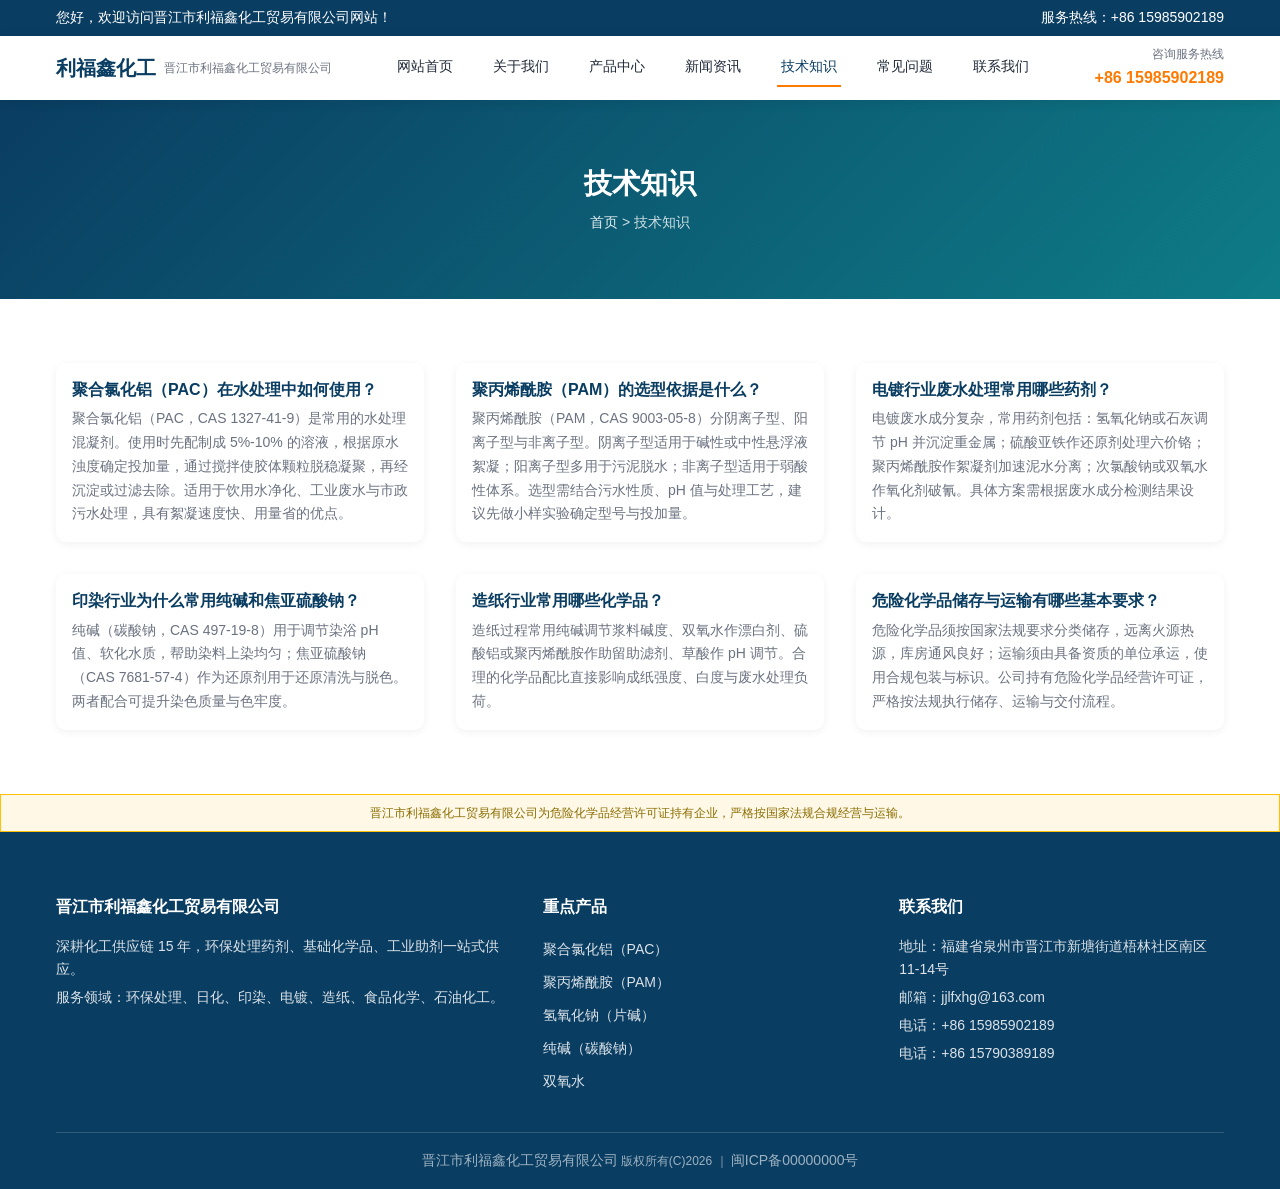
<file: knowledge.html>
<!DOCTYPE html>
<html lang="zh-CN">
<head>
<meta charset="UTF-8">
<meta name="viewport" content="width=device-width, initial-scale=1.0">
<title>技术知识 - 化工产品科普 - 利福鑫化工</title>
<meta name="description" content="晋江市利福鑫化工贸易有限公司技术知识：聚合氯化铝使用、聚丙烯酰胺选型、电镀废水处理、印染化学品应用等化工产品科普，帮助客户正确选型与使用。">
<link rel="canonical" href="https://www.lfxchem.cn/knowledge.html">
<link rel="stylesheet" href="assets/css/style.css">
<script type="application/ld+json">
{
  "@context": "https://schema.org",
  "@type": "BreadcrumbList",
  "itemListElement": [
    { "@type": "ListItem", "position": 1, "name": "首页", "item": "https://www.lfxchem.cn/" },
    { "@type": "ListItem", "position": 2, "name": "技术知识", "item": "https://www.lfxchem.cn/knowledge.html" }
  ]
}
</script>
</head>
<body>

<div class="topbar">
  <div class="container">
    <span>您好，欢迎访问晋江市利福鑫化工贸易有限公司网站！</span>
    <span>服务热线：+86 15985902189</span>
  </div>
</div>

<header class="header">
  <div class="container header-inner">
    <div class="logo">
      <div class="logo-text">利福鑫化工</div>
      <div class="logo-sub">晋江市利福鑫化工贸易有限公司</div>
    </div>
    <nav class="nav" id="siteNav">
      <a href="index.html">网站首页</a>
      <a href="about.html">关于我们</a>
      <a href="products.html">产品中心</a>
      <a href="news.html">新闻资讯</a>
      <a href="knowledge.html" class="active">技术知识</a>
      <a href="faq.html">常见问题</a>
      <a href="contact.html">联系我们</a>
    </nav>
    <div class="header-tel">咨询服务热线<strong>+86 15985902189</strong></div>
    <button class="nav-toggle" aria-label="打开菜单"><span></span><span></span><span></span></button>
  </div>
</header>

<div class="page-banner">
  <div class="container">
    <h1>技术知识</h1>
    <div class="crumbs"><a href="index.html">首页</a> &gt; 技术知识</div>
  </div>
</div>

<section class="section">
  <div class="container">
    <div class="news-grid">
      <article class="news-item">
        <h3><a href="knowledge.html">聚合氯化铝（PAC）在水处理中如何使用？</a></h3>
        <p>聚合氯化铝（PAC，CAS 1327-41-9）是常用的水处理混凝剂。使用时先配制成 5%-10% 的溶液，根据原水浊度确定投加量，通过搅拌使胶体颗粒脱稳凝聚，再经沉淀或过滤去除。适用于饮用水净化、工业废水与市政污水处理，具有絮凝速度快、用量省的优点。</p>
      </article>
      <article class="news-item">
        <h3><a href="knowledge.html">聚丙烯酰胺（PAM）的选型依据是什么？</a></h3>
        <p>聚丙烯酰胺（PAM，CAS 9003-05-8）分阴离子型、阳离子型与非离子型。阴离子型适用于碱性或中性悬浮液絮凝；阳离子型多用于污泥脱水；非离子型适用于弱酸性体系。选型需结合污水性质、pH 值与处理工艺，建议先做小样实验确定型号与投加量。</p>
      </article>
      <article class="news-item">
        <h3><a href="knowledge.html">电镀行业废水处理常用哪些药剂？</a></h3>
        <p>电镀废水成分复杂，常用药剂包括：氢氧化钠或石灰调节 pH 并沉淀重金属；硫酸亚铁作还原剂处理六价铬；聚丙烯酰胺作絮凝剂加速泥水分离；次氯酸钠或双氧水作氧化剂破氰。具体方案需根据废水成分检测结果设计。</p>
      </article>
      <article class="news-item">
        <h3><a href="knowledge.html">印染行业为什么常用纯碱和焦亚硫酸钠？</a></h3>
        <p>纯碱（碳酸钠，CAS 497-19-8）用于调节染浴 pH 值、软化水质，帮助染料上染均匀；焦亚硫酸钠（CAS 7681-57-4）作为还原剂用于还原清洗与脱色。两者配合可提升染色质量与色牢度。</p>
      </article>
      <article class="news-item">
        <h3><a href="knowledge.html">造纸行业常用哪些化学品？</a></h3>
        <p>造纸过程常用纯碱调节浆料碱度、双氧水作漂白剂、硫酸铝或聚丙烯酰胺作助留助滤剂、草酸作 pH 调节。合理的化学品配比直接影响成纸强度、白度与废水处理负荷。</p>
      </article>
      <article class="news-item">
        <h3><a href="knowledge.html">危险化学品储存与运输有哪些基本要求？</a></h3>
        <p>危险化学品须按国家法规要求分类储存，远离火源热源，库房通风良好；运输须由具备资质的单位承运，使用合规包装与标识。公司持有危险化学品经营许可证，严格按法规执行储存、运输与交付流程。</p>
      </article>
    </div>
  </div>
</section>

<div class="compliance">晋江市利福鑫化工贸易有限公司为危险化学品经营许可证持有企业，严格按国家法规合规经营与运输。</div>

<footer class="footer">
  <div class="container">
    <div class="footer-grid">
      <div>
        <h3>晋江市利福鑫化工贸易有限公司</h3>
        <p>深耕化工供应链 15 年，环保处理药剂、基础化学品、工业助剂一站式供应。</p>
        <p>服务领域：环保处理、日化、印染、电镀、造纸、食品化学、石油化工。</p>
      </div>
      <div>
        <h3>重点产品</h3>
        <ul>
          <li><a href="products.html">聚合氯化铝（PAC）</a></li>
          <li><a href="products.html">聚丙烯酰胺（PAM）</a></li>
          <li><a href="products.html">氢氧化钠（片碱）</a></li>
          <li><a href="products.html">纯碱（碳酸钠）</a></li>
          <li><a href="products.html">双氧水</a></li>
        </ul>
      </div>
      <div>
        <h3>联系我们</h3>
        <p>地址：福建省泉州市晋江市新塘街道梧林社区南区11-14号</p>
        <p>邮箱：jjlfxhg@163.com</p>
        <p>电话：+86 15985902189</p>
        <p>电话：+86 15790389189</p>
      </div>
    </div>
    <div class="footer-bottom">
      <a href="index.html">晋江市利福鑫化工贸易有限公司</a> 版权所有(C)2026 ｜ <a href="https://beian.miit.gov.cn/" target="_blank" rel="nofollow">闽ICP备00000000号</a>
    </div>
  </div>
</footer>

<nav class="bottom-nav">
  <ul>
    <li><a href="index.html">首页</a></li>
    <li><a href="about.html">简介</a></li>
    <li><a href="products.html">产品</a></li>
    <li><a href="contact.html">联系</a></li>
  </ul>
</nav>

<script src="assets/js/main.js"></script>
</body>
</html>
</file>
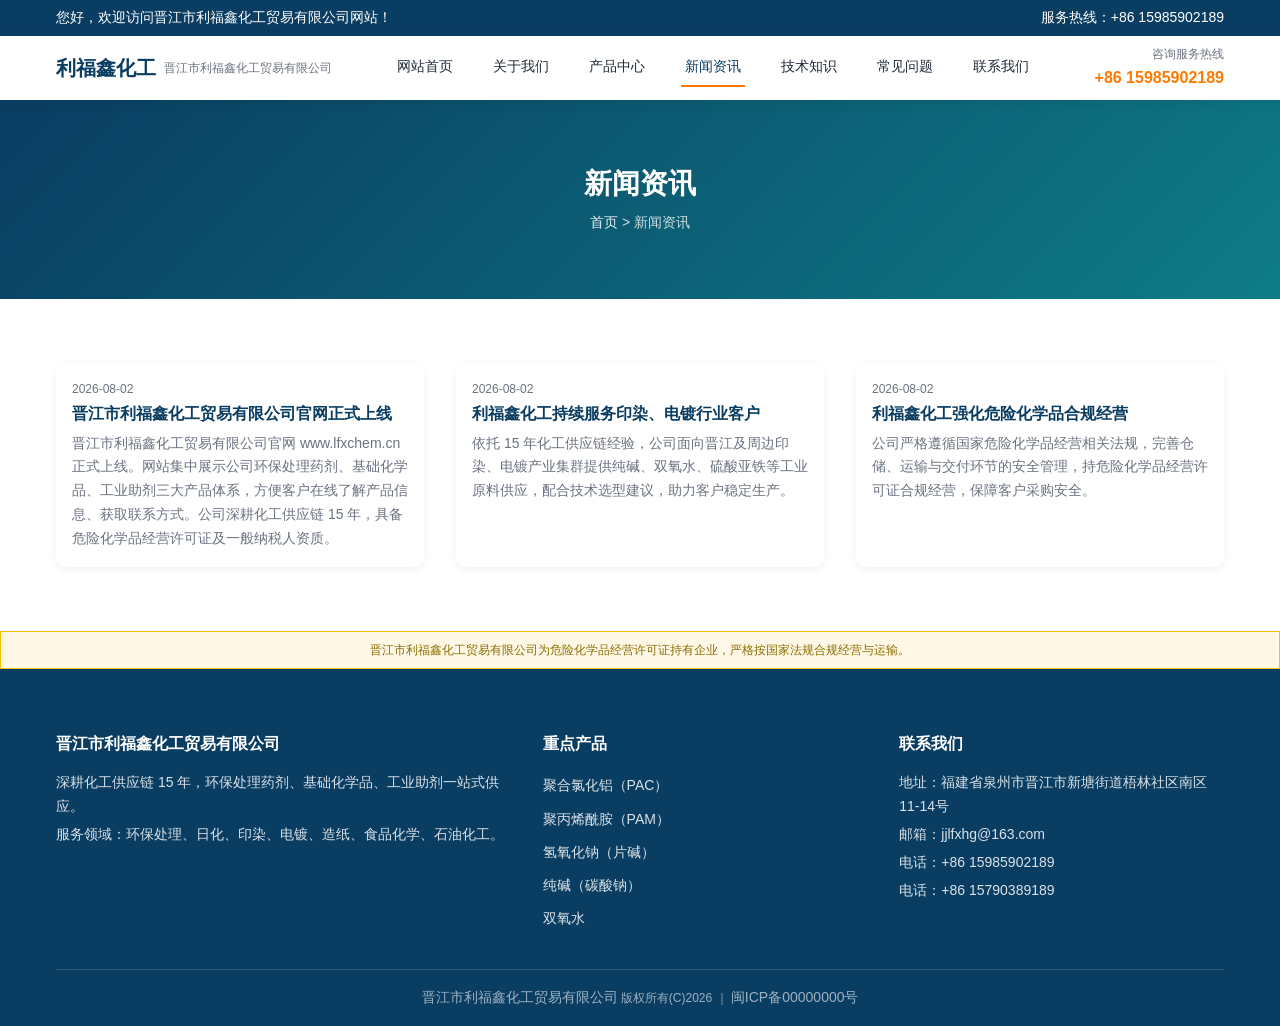
<file: news.html>
<!DOCTYPE html>
<html lang="zh-CN">
<head>
<meta charset="UTF-8">
<meta name="viewport" content="width=device-width, initial-scale=1.0">
<title>新闻资讯 - 晋江市利福鑫化工贸易有限公司</title>
<meta name="description" content="晋江市利福鑫化工贸易有限公司新闻资讯，了解公司动态、产品供应信息与化工行业资讯。公司深耕化工供应链15年，主营环保处理药剂、基础化学品、工业助剂。">
<link rel="canonical" href="https://www.lfxchem.cn/news.html">
<link rel="stylesheet" href="assets/css/style.css">
<script type="application/ld+json">
{
  "@context": "https://schema.org",
  "@type": "BreadcrumbList",
  "itemListElement": [
    { "@type": "ListItem", "position": 1, "name": "首页", "item": "https://www.lfxchem.cn/" },
    { "@type": "ListItem", "position": 2, "name": "新闻资讯", "item": "https://www.lfxchem.cn/news.html" }
  ]
}
</script>
</head>
<body>

<div class="topbar">
  <div class="container">
    <span>您好，欢迎访问晋江市利福鑫化工贸易有限公司网站！</span>
    <span>服务热线：+86 15985902189</span>
  </div>
</div>

<header class="header">
  <div class="container header-inner">
    <div class="logo">
      <div class="logo-text">利福鑫化工</div>
      <div class="logo-sub">晋江市利福鑫化工贸易有限公司</div>
    </div>
    <nav class="nav" id="siteNav">
      <a href="index.html">网站首页</a>
      <a href="about.html">关于我们</a>
      <a href="products.html">产品中心</a>
      <a href="news.html" class="active">新闻资讯</a>
      <a href="knowledge.html">技术知识</a>
      <a href="faq.html">常见问题</a>
      <a href="contact.html">联系我们</a>
    </nav>
    <div class="header-tel">咨询服务热线<strong>+86 15985902189</strong></div>
    <button class="nav-toggle" aria-label="打开菜单"><span></span><span></span><span></span></button>
  </div>
</header>

<div class="page-banner">
  <div class="container">
    <h1>新闻资讯</h1>
    <div class="crumbs"><a href="index.html">首页</a> &gt; 新闻资讯</div>
  </div>
</div>

<section class="section">
  <div class="container">
    <div class="news-grid">
      <article class="news-item">
        <div class="date">2026-08-02</div>
        <h3><a href="news.html">晋江市利福鑫化工贸易有限公司官网正式上线</a></h3>
        <p>晋江市利福鑫化工贸易有限公司官网 www.lfxchem.cn 正式上线。网站集中展示公司环保处理药剂、基础化学品、工业助剂三大产品体系，方便客户在线了解产品信息、获取联系方式。公司深耕化工供应链 15 年，具备危险化学品经营许可证及一般纳税人资质。</p>
      </article>
      <article class="news-item">
        <div class="date">2026-08-02</div>
        <h3><a href="news.html">利福鑫化工持续服务印染、电镀行业客户</a></h3>
        <p>依托 15 年化工供应链经验，公司面向晋江及周边印染、电镀产业集群提供纯碱、双氧水、硫酸亚铁等工业原料供应，配合技术选型建议，助力客户稳定生产。</p>
      </article>
      <article class="news-item">
        <div class="date">2026-08-02</div>
        <h3><a href="news.html">利福鑫化工强化危险化学品合规经营</a></h3>
        <p>公司严格遵循国家危险化学品经营相关法规，完善仓储、运输与交付环节的安全管理，持危险化学品经营许可证合规经营，保障客户采购安全。</p>
      </article>
    </div>
  </div>
</section>

<div class="compliance">晋江市利福鑫化工贸易有限公司为危险化学品经营许可证持有企业，严格按国家法规合规经营与运输。</div>

<footer class="footer">
  <div class="container">
    <div class="footer-grid">
      <div>
        <h3>晋江市利福鑫化工贸易有限公司</h3>
        <p>深耕化工供应链 15 年，环保处理药剂、基础化学品、工业助剂一站式供应。</p>
        <p>服务领域：环保处理、日化、印染、电镀、造纸、食品化学、石油化工。</p>
      </div>
      <div>
        <h3>重点产品</h3>
        <ul>
          <li><a href="products.html">聚合氯化铝（PAC）</a></li>
          <li><a href="products.html">聚丙烯酰胺（PAM）</a></li>
          <li><a href="products.html">氢氧化钠（片碱）</a></li>
          <li><a href="products.html">纯碱（碳酸钠）</a></li>
          <li><a href="products.html">双氧水</a></li>
        </ul>
      </div>
      <div>
        <h3>联系我们</h3>
        <p>地址：福建省泉州市晋江市新塘街道梧林社区南区11-14号</p>
        <p>邮箱：jjlfxhg@163.com</p>
        <p>电话：+86 15985902189</p>
        <p>电话：+86 15790389189</p>
      </div>
    </div>
    <div class="footer-bottom">
      <a href="index.html">晋江市利福鑫化工贸易有限公司</a> 版权所有(C)2026 ｜ <a href="https://beian.miit.gov.cn/" target="_blank" rel="nofollow">闽ICP备00000000号</a>
    </div>
  </div>
</footer>

<nav class="bottom-nav">
  <ul>
    <li><a href="index.html">首页</a></li>
    <li><a href="about.html">简介</a></li>
    <li><a href="products.html">产品</a></li>
    <li><a href="contact.html">联系</a></li>
  </ul>
</nav>

<script src="assets/js/main.js"></script>
</body>
</html>
</file>
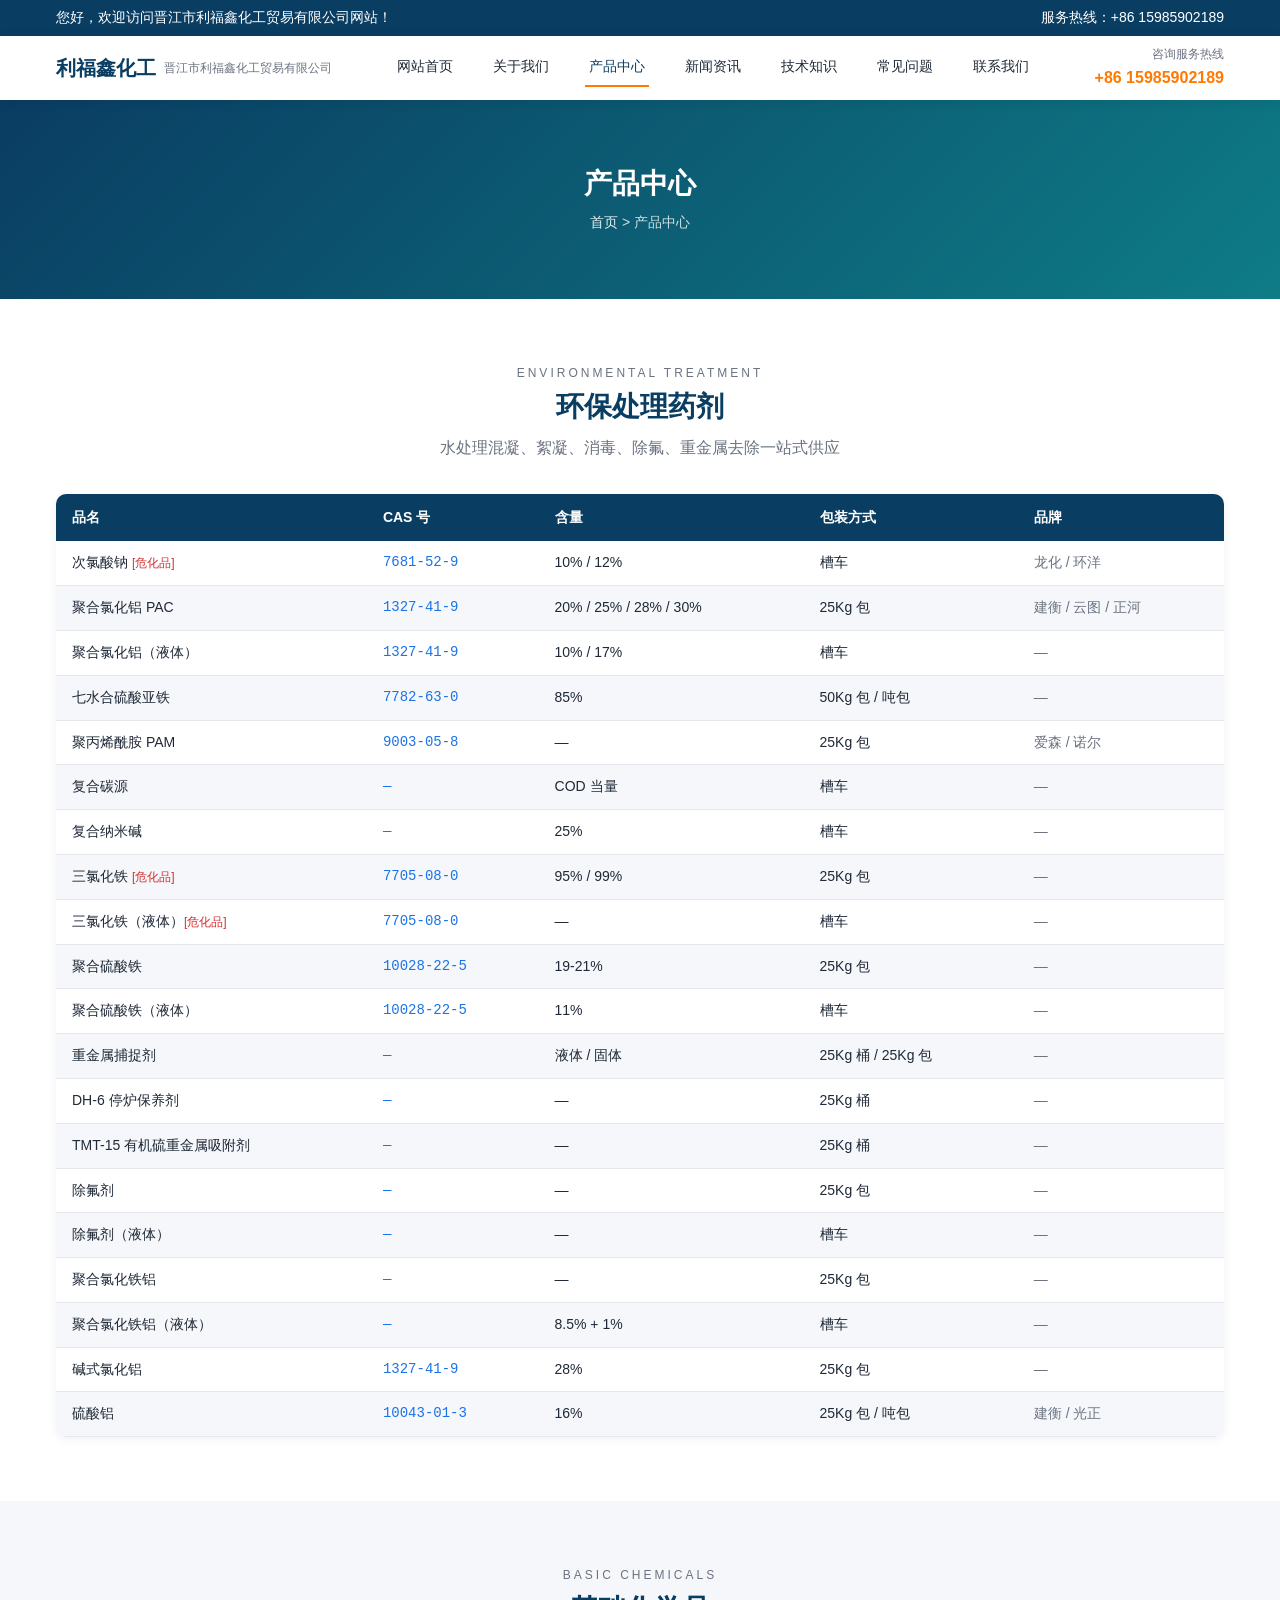
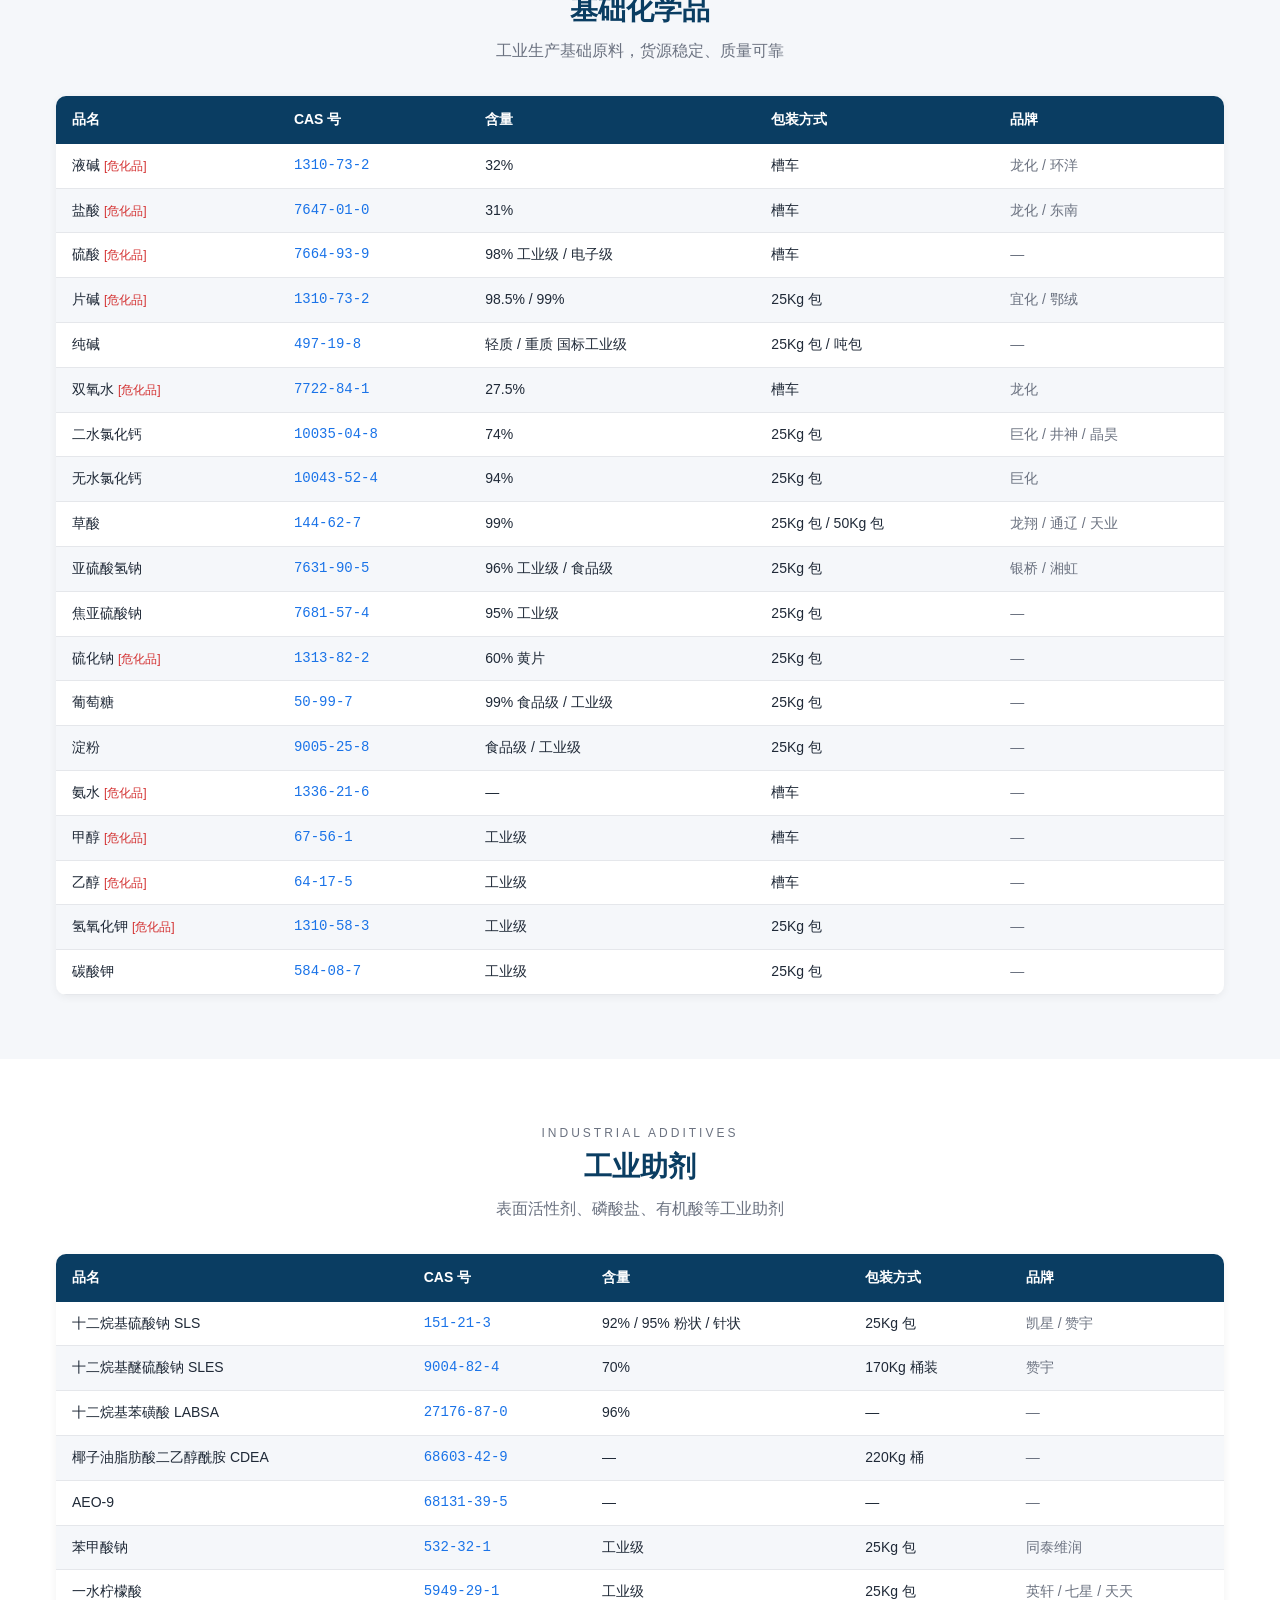
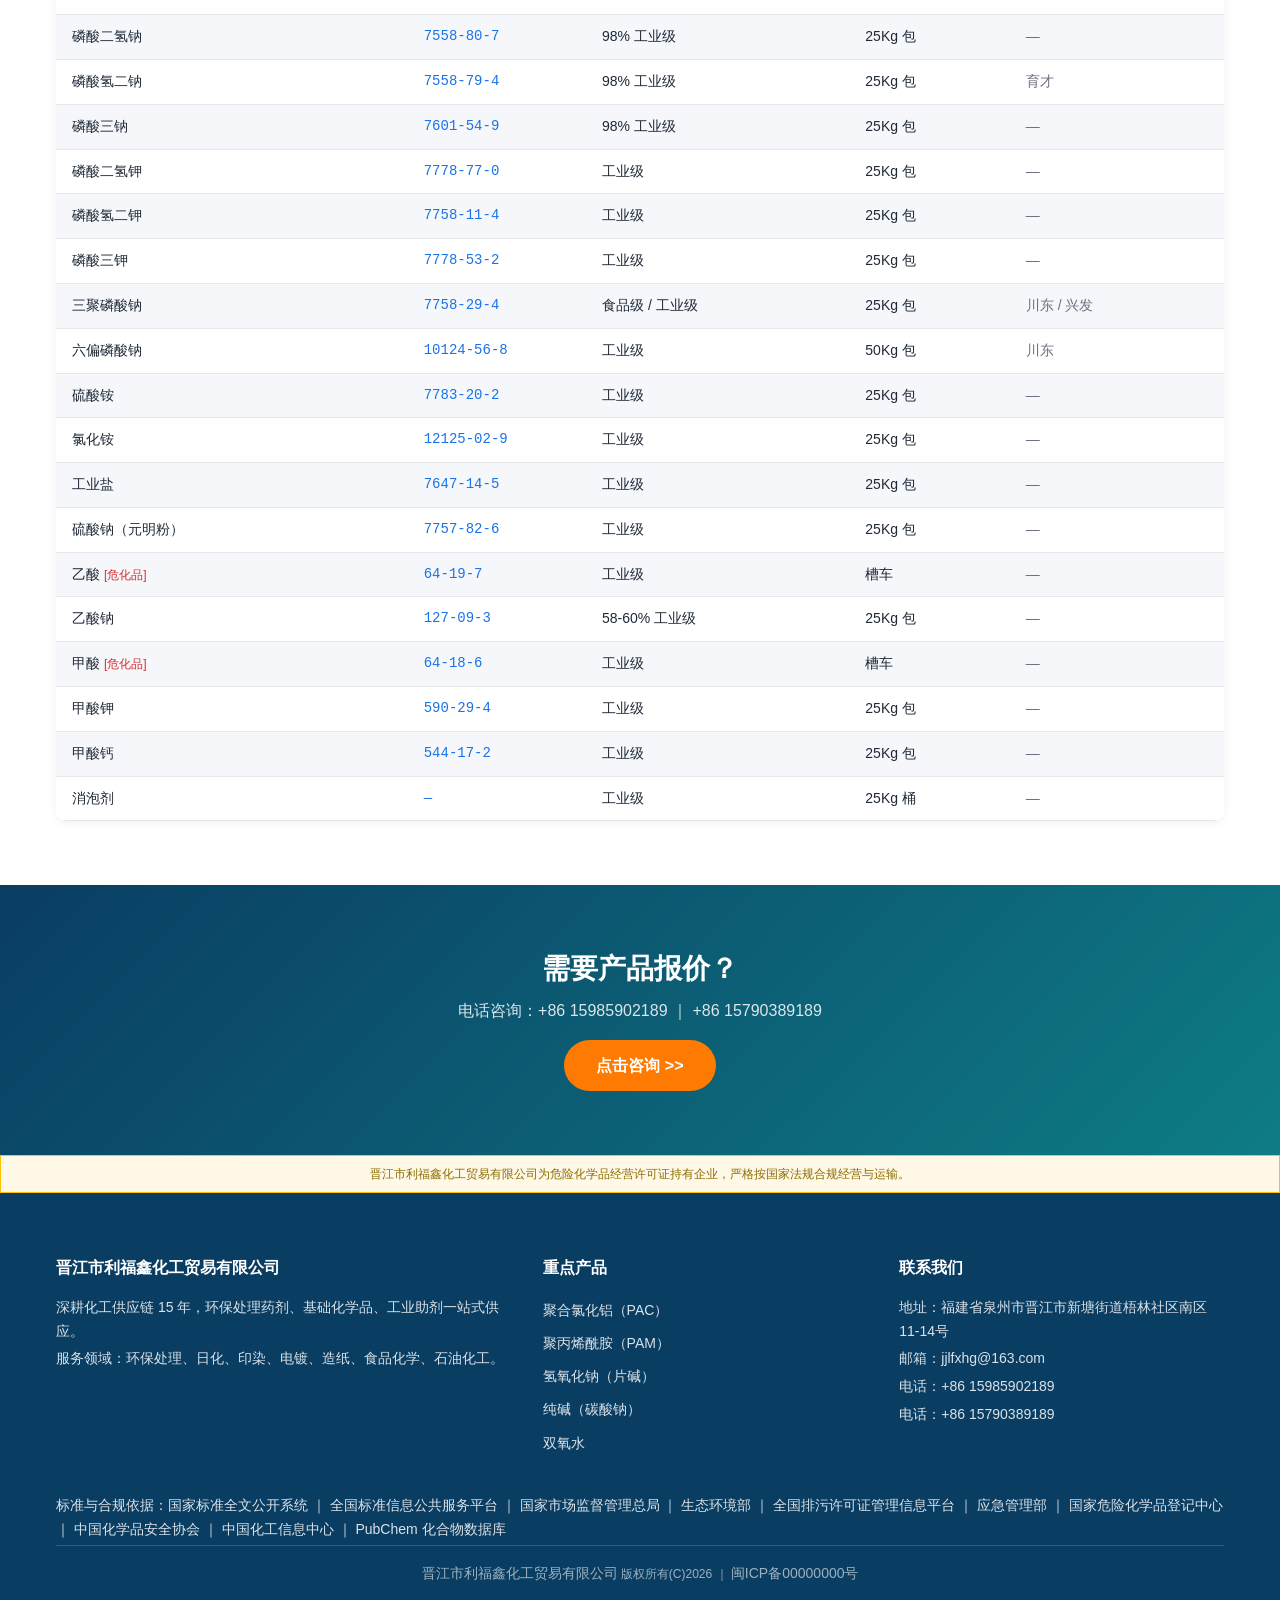
<file: products.html>
<!DOCTYPE html>
<html lang="zh-CN">
<head>
<meta charset="UTF-8">
<meta name="viewport" content="width=device-width, initial-scale=1.0">
<title>产品中心 - 环保处理药剂/基础化学品/工业助剂 - 利福鑫化工</title>
<meta name="description" content="晋江市利福鑫化工贸易有限公司产品中心：环保处理药剂（次氯酸钠、聚合氯化铝、聚丙烯酰胺等）、基础化学品（液碱、盐酸、纯碱、双氧水等）、工业助剂（表面活性剂、磷酸盐等），64 款化工产品一站式采购。">
<link rel="canonical" href="https://www.lfxchem.cn/products.html">
<link rel="stylesheet" href="assets/css/style.css">
<script type="application/ld+json">
{
  "@context": "https://schema.org",
  "@type": "BreadcrumbList",
  "itemListElement": [
    { "@type": "ListItem", "position": 1, "name": "首页", "item": "https://www.lfxchem.cn/" },
    { "@type": "ListItem", "position": 2, "name": "产品中心", "item": "https://www.lfxchem.cn/products.html" }
  ]
}
</script>
<script type="application/ld+json">
{"@context":"https://schema.org","@type":"Organization","name":"晋江市利福鑫化工贸易有限公司","url":"https://www.lfxchem.cn","description":"深耕化工供应链15年的化工贸易企业，主营环保处理药剂、基础化学品、工业助剂。","address":{"@type":"PostalAddress","streetAddress":"新塘街道梧林社区南区11-14号","addressLocality":"晋江市","addressRegion":"福建省泉州市","postalCode":"362200","addressCountry":"CN"},"telephone":["+86-15985902189","+86-15790389189"],"email":"jjlfxhg@163.com"}
</script>
<script type="application/ld+json">
{"@context":"https://schema.org","@graph":[{"@type":"Product","name":"次氯酸钠","identifier":"7681-52-9","propertyID":"CAS号","sku":"LFX-7681-52-9","url":"https://www.lfxchem.cn/products.html","brand":{"@type":"Organization","name":"晋江市利福鑫化工贸易有限公司"},"offers":{"@type":"Offer","priceCurrency":"CNY","price":"面议","availability":"https://schema.org/InStock","seller":{"@type":"Organization","name":"晋江市利福鑫化工贸易有限公司"}},"additionalProperty":[{"@type":"PropertyValue","name":"含量","value":"10% / 12%"},{"@type":"PropertyValue","name":"包装方式","value":"槽车"},{"@type":"PropertyValue","name":"供货品牌","value":"龙化 / 环洋"}]},{"@type":"Product","name":"聚合氯化铝 PAC","identifier":"1327-41-9","propertyID":"CAS号","sku":"LFX-1327-41-9","url":"https://www.lfxchem.cn/products.html","brand":{"@type":"Organization","name":"晋江市利福鑫化工贸易有限公司"},"offers":{"@type":"Offer","priceCurrency":"CNY","price":"面议","availability":"https://schema.org/InStock","seller":{"@type":"Organization","name":"晋江市利福鑫化工贸易有限公司"}},"additionalProperty":[{"@type":"PropertyValue","name":"含量","value":"20% / 25% / 28% / 30%"},{"@type":"PropertyValue","name":"包装方式","value":"25Kg 包"},{"@type":"PropertyValue","name":"供货品牌","value":"建衡 / 云图 / 正河"}]},{"@type":"Product","name":"聚合氯化铝（液体）","identifier":"1327-41-9","propertyID":"CAS号","sku":"LFX-1327-41-9","url":"https://www.lfxchem.cn/products.html","brand":{"@type":"Organization","name":"晋江市利福鑫化工贸易有限公司"},"offers":{"@type":"Offer","priceCurrency":"CNY","price":"面议","availability":"https://schema.org/InStock","seller":{"@type":"Organization","name":"晋江市利福鑫化工贸易有限公司"}},"additionalProperty":[{"@type":"PropertyValue","name":"含量","value":"10% / 17%"},{"@type":"PropertyValue","name":"包装方式","value":"槽车"}]},{"@type":"Product","name":"七水合硫酸亚铁","identifier":"7782-63-0","propertyID":"CAS号","sku":"LFX-7782-63-0","url":"https://www.lfxchem.cn/products.html","brand":{"@type":"Organization","name":"晋江市利福鑫化工贸易有限公司"},"offers":{"@type":"Offer","priceCurrency":"CNY","price":"面议","availability":"https://schema.org/InStock","seller":{"@type":"Organization","name":"晋江市利福鑫化工贸易有限公司"}},"additionalProperty":[{"@type":"PropertyValue","name":"含量","value":"85%"},{"@type":"PropertyValue","name":"包装方式","value":"50Kg 包 / 吨包"}]},{"@type":"Product","name":"聚丙烯酰胺 PAM","identifier":"9003-05-8","propertyID":"CAS号","sku":"LFX-9003-05-8","url":"https://www.lfxchem.cn/products.html","brand":{"@type":"Organization","name":"晋江市利福鑫化工贸易有限公司"},"offers":{"@type":"Offer","priceCurrency":"CNY","price":"面议","availability":"https://schema.org/InStock","seller":{"@type":"Organization","name":"晋江市利福鑫化工贸易有限公司"}},"additionalProperty":[{"@type":"PropertyValue","name":"含量","value":"—"},{"@type":"PropertyValue","name":"包装方式","value":"25Kg 包"},{"@type":"PropertyValue","name":"供货品牌","value":"爱森 / 诺尔"}]},{"@type":"Product","name":"复合碳源","url":"https://www.lfxchem.cn/products.html","brand":{"@type":"Organization","name":"晋江市利福鑫化工贸易有限公司"},"offers":{"@type":"Offer","priceCurrency":"CNY","price":"面议","availability":"https://schema.org/InStock","seller":{"@type":"Organization","name":"晋江市利福鑫化工贸易有限公司"}},"additionalProperty":[{"@type":"PropertyValue","name":"含量","value":"COD 当量"},{"@type":"PropertyValue","name":"包装方式","value":"槽车"}]},{"@type":"Product","name":"复合纳米碱","url":"https://www.lfxchem.cn/products.html","brand":{"@type":"Organization","name":"晋江市利福鑫化工贸易有限公司"},"offers":{"@type":"Offer","priceCurrency":"CNY","price":"面议","availability":"https://schema.org/InStock","seller":{"@type":"Organization","name":"晋江市利福鑫化工贸易有限公司"}},"additionalProperty":[{"@type":"PropertyValue","name":"含量","value":"25%"},{"@type":"PropertyValue","name":"包装方式","value":"槽车"}]},{"@type":"Product","name":"三氯化铁","identifier":"7705-08-0","propertyID":"CAS号","sku":"LFX-7705-08-0","url":"https://www.lfxchem.cn/products.html","brand":{"@type":"Organization","name":"晋江市利福鑫化工贸易有限公司"},"offers":{"@type":"Offer","priceCurrency":"CNY","price":"面议","availability":"https://schema.org/InStock","seller":{"@type":"Organization","name":"晋江市利福鑫化工贸易有限公司"}},"additionalProperty":[{"@type":"PropertyValue","name":"含量","value":"95% / 99%"},{"@type":"PropertyValue","name":"包装方式","value":"25Kg 包"}]},{"@type":"Product","name":"三氯化铁（液体）","identifier":"7705-08-0","propertyID":"CAS号","sku":"LFX-7705-08-0","url":"https://www.lfxchem.cn/products.html","brand":{"@type":"Organization","name":"晋江市利福鑫化工贸易有限公司"},"offers":{"@type":"Offer","priceCurrency":"CNY","price":"面议","availability":"https://schema.org/InStock","seller":{"@type":"Organization","name":"晋江市利福鑫化工贸易有限公司"}},"additionalProperty":[{"@type":"PropertyValue","name":"含量","value":"—"},{"@type":"PropertyValue","name":"包装方式","value":"槽车"}]},{"@type":"Product","name":"聚合硫酸铁","identifier":"10028-22-5","propertyID":"CAS号","sku":"LFX-10028-22-5","url":"https://www.lfxchem.cn/products.html","brand":{"@type":"Organization","name":"晋江市利福鑫化工贸易有限公司"},"offers":{"@type":"Offer","priceCurrency":"CNY","price":"面议","availability":"https://schema.org/InStock","seller":{"@type":"Organization","name":"晋江市利福鑫化工贸易有限公司"}},"additionalProperty":[{"@type":"PropertyValue","name":"含量","value":"19-21%"},{"@type":"PropertyValue","name":"包装方式","value":"25Kg 包"}]},{"@type":"Product","name":"聚合硫酸铁（液体）","identifier":"10028-22-5","propertyID":"CAS号","sku":"LFX-10028-22-5","url":"https://www.lfxchem.cn/products.html","brand":{"@type":"Organization","name":"晋江市利福鑫化工贸易有限公司"},"offers":{"@type":"Offer","priceCurrency":"CNY","price":"面议","availability":"https://schema.org/InStock","seller":{"@type":"Organization","name":"晋江市利福鑫化工贸易有限公司"}},"additionalProperty":[{"@type":"PropertyValue","name":"含量","value":"11%"},{"@type":"PropertyValue","name":"包装方式","value":"槽车"}]},{"@type":"Product","name":"重金属捕捉剂","url":"https://www.lfxchem.cn/products.html","brand":{"@type":"Organization","name":"晋江市利福鑫化工贸易有限公司"},"offers":{"@type":"Offer","priceCurrency":"CNY","price":"面议","availability":"https://schema.org/InStock","seller":{"@type":"Organization","name":"晋江市利福鑫化工贸易有限公司"}},"additionalProperty":[{"@type":"PropertyValue","name":"含量","value":"液体 / 固体"},{"@type":"PropertyValue","name":"包装方式","value":"25Kg 桶 / 25Kg 包"}]},{"@type":"Product","name":"DH-6 停炉保养剂","url":"https://www.lfxchem.cn/products.html","brand":{"@type":"Organization","name":"晋江市利福鑫化工贸易有限公司"},"offers":{"@type":"Offer","priceCurrency":"CNY","price":"面议","availability":"https://schema.org/InStock","seller":{"@type":"Organization","name":"晋江市利福鑫化工贸易有限公司"}},"additionalProperty":[{"@type":"PropertyValue","name":"包装方式","value":"25Kg 桶"}]},{"@type":"Product","name":"TMT-15 有机硫重金属吸附剂","url":"https://www.lfxchem.cn/products.html","brand":{"@type":"Organization","name":"晋江市利福鑫化工贸易有限公司"},"offers":{"@type":"Offer","priceCurrency":"CNY","price":"面议","availability":"https://schema.org/InStock","seller":{"@type":"Organization","name":"晋江市利福鑫化工贸易有限公司"}},"additionalProperty":[{"@type":"PropertyValue","name":"包装方式","value":"25Kg 桶"}]},{"@type":"Product","name":"除氟剂","url":"https://www.lfxchem.cn/products.html","brand":{"@type":"Organization","name":"晋江市利福鑫化工贸易有限公司"},"offers":{"@type":"Offer","priceCurrency":"CNY","price":"面议","availability":"https://schema.org/InStock","seller":{"@type":"Organization","name":"晋江市利福鑫化工贸易有限公司"}},"additionalProperty":[{"@type":"PropertyValue","name":"包装方式","value":"25Kg 包"}]},{"@type":"Product","name":"除氟剂（液体）","url":"https://www.lfxchem.cn/products.html","brand":{"@type":"Organization","name":"晋江市利福鑫化工贸易有限公司"},"offers":{"@type":"Offer","priceCurrency":"CNY","price":"面议","availability":"https://schema.org/InStock","seller":{"@type":"Organization","name":"晋江市利福鑫化工贸易有限公司"}},"additionalProperty":[{"@type":"PropertyValue","name":"包装方式","value":"槽车"}]},{"@type":"Product","name":"聚合氯化铁铝","url":"https://www.lfxchem.cn/products.html","brand":{"@type":"Organization","name":"晋江市利福鑫化工贸易有限公司"},"offers":{"@type":"Offer","priceCurrency":"CNY","price":"面议","availability":"https://schema.org/InStock","seller":{"@type":"Organization","name":"晋江市利福鑫化工贸易有限公司"}},"additionalProperty":[{"@type":"PropertyValue","name":"包装方式","value":"25Kg 包"}]},{"@type":"Product","name":"聚合氯化铁铝（液体）","url":"https://www.lfxchem.cn/products.html","brand":{"@type":"Organization","name":"晋江市利福鑫化工贸易有限公司"},"offers":{"@type":"Offer","priceCurrency":"CNY","price":"面议","availability":"https://schema.org/InStock","seller":{"@type":"Organization","name":"晋江市利福鑫化工贸易有限公司"}},"additionalProperty":[{"@type":"PropertyValue","name":"含量","value":"8.5% + 1%"},{"@type":"PropertyValue","name":"包装方式","value":"槽车"}]},{"@type":"Product","name":"碱式氯化铝","identifier":"1327-41-9","propertyID":"CAS号","sku":"LFX-1327-41-9","url":"https://www.lfxchem.cn/products.html","brand":{"@type":"Organization","name":"晋江市利福鑫化工贸易有限公司"},"offers":{"@type":"Offer","priceCurrency":"CNY","price":"面议","availability":"https://schema.org/InStock","seller":{"@type":"Organization","name":"晋江市利福鑫化工贸易有限公司"}},"additionalProperty":[{"@type":"PropertyValue","name":"含量","value":"28%"},{"@type":"PropertyValue","name":"包装方式","value":"25Kg 包"}]},{"@type":"Product","name":"硫酸铝","identifier":"10043-01-3","propertyID":"CAS号","sku":"LFX-10043-01-3","url":"https://www.lfxchem.cn/products.html","brand":{"@type":"Organization","name":"晋江市利福鑫化工贸易有限公司"},"offers":{"@type":"Offer","priceCurrency":"CNY","price":"面议","availability":"https://schema.org/InStock","seller":{"@type":"Organization","name":"晋江市利福鑫化工贸易有限公司"}},"additionalProperty":[{"@type":"PropertyValue","name":"含量","value":"16%"},{"@type":"PropertyValue","name":"包装方式","value":"25Kg 包 / 吨包"},{"@type":"PropertyValue","name":"供货品牌","value":"建衡 / 光正"}]},{"@type":"Product","name":"液碱","identifier":"1310-73-2","propertyID":"CAS号","sku":"LFX-1310-73-2","url":"https://www.lfxchem.cn/products.html","brand":{"@type":"Organization","name":"晋江市利福鑫化工贸易有限公司"},"offers":{"@type":"Offer","priceCurrency":"CNY","price":"面议","availability":"https://schema.org/InStock","seller":{"@type":"Organization","name":"晋江市利福鑫化工贸易有限公司"}},"additionalProperty":[{"@type":"PropertyValue","name":"含量","value":"32%"},{"@type":"PropertyValue","name":"包装方式","value":"槽车"},{"@type":"PropertyValue","name":"供货品牌","value":"龙化 / 环洋"}]},{"@type":"Product","name":"盐酸","identifier":"7647-01-0","propertyID":"CAS号","sku":"LFX-7647-01-0","url":"https://www.lfxchem.cn/products.html","brand":{"@type":"Organization","name":"晋江市利福鑫化工贸易有限公司"},"offers":{"@type":"Offer","priceCurrency":"CNY","price":"面议","availability":"https://schema.org/InStock","seller":{"@type":"Organization","name":"晋江市利福鑫化工贸易有限公司"}},"additionalProperty":[{"@type":"PropertyValue","name":"含量","value":"31%"},{"@type":"PropertyValue","name":"包装方式","value":"槽车"},{"@type":"PropertyValue","name":"供货品牌","value":"龙化 / 东南"}]},{"@type":"Product","name":"硫酸","identifier":"7664-93-9","propertyID":"CAS号","sku":"LFX-7664-93-9","url":"https://www.lfxchem.cn/products.html","brand":{"@type":"Organization","name":"晋江市利福鑫化工贸易有限公司"},"offers":{"@type":"Offer","priceCurrency":"CNY","price":"面议","availability":"https://schema.org/InStock","seller":{"@type":"Organization","name":"晋江市利福鑫化工贸易有限公司"}},"additionalProperty":[{"@type":"PropertyValue","name":"含量","value":"98% 工业级 / 电子级"},{"@type":"PropertyValue","name":"包装方式","value":"槽车"}]},{"@type":"Product","name":"片碱","identifier":"1310-73-2","propertyID":"CAS号","sku":"LFX-1310-73-2","url":"https://www.lfxchem.cn/products.html","brand":{"@type":"Organization","name":"晋江市利福鑫化工贸易有限公司"},"offers":{"@type":"Offer","priceCurrency":"CNY","price":"面议","availability":"https://schema.org/InStock","seller":{"@type":"Organization","name":"晋江市利福鑫化工贸易有限公司"}},"additionalProperty":[{"@type":"PropertyValue","name":"含量","value":"98.5% / 99%"},{"@type":"PropertyValue","name":"包装方式","value":"25Kg 包"},{"@type":"PropertyValue","name":"供货品牌","value":"宜化 / 鄂绒"}]},{"@type":"Product","name":"纯碱","identifier":"497-19-8","propertyID":"CAS号","sku":"LFX-497-19-8","url":"https://www.lfxchem.cn/products.html","brand":{"@type":"Organization","name":"晋江市利福鑫化工贸易有限公司"},"offers":{"@type":"Offer","priceCurrency":"CNY","price":"面议","availability":"https://schema.org/InStock","seller":{"@type":"Organization","name":"晋江市利福鑫化工贸易有限公司"}},"additionalProperty":[{"@type":"PropertyValue","name":"含量","value":"轻质 / 重质 国标工业级"},{"@type":"PropertyValue","name":"包装方式","value":"25Kg 包 / 吨包"}]},{"@type":"Product","name":"双氧水","identifier":"7722-84-1","propertyID":"CAS号","sku":"LFX-7722-84-1","url":"https://www.lfxchem.cn/products.html","brand":{"@type":"Organization","name":"晋江市利福鑫化工贸易有限公司"},"offers":{"@type":"Offer","priceCurrency":"CNY","price":"面议","availability":"https://schema.org/InStock","seller":{"@type":"Organization","name":"晋江市利福鑫化工贸易有限公司"}},"additionalProperty":[{"@type":"PropertyValue","name":"含量","value":"27.5%"},{"@type":"PropertyValue","name":"包装方式","value":"槽车"},{"@type":"PropertyValue","name":"供货品牌","value":"龙化"}]},{"@type":"Product","name":"二水氯化钙","identifier":"10035-04-8","propertyID":"CAS号","sku":"LFX-10035-04-8","url":"https://www.lfxchem.cn/products.html","brand":{"@type":"Organization","name":"晋江市利福鑫化工贸易有限公司"},"offers":{"@type":"Offer","priceCurrency":"CNY","price":"面议","availability":"https://schema.org/InStock","seller":{"@type":"Organization","name":"晋江市利福鑫化工贸易有限公司"}},"additionalProperty":[{"@type":"PropertyValue","name":"含量","value":"74%"},{"@type":"PropertyValue","name":"包装方式","value":"25Kg 包"},{"@type":"PropertyValue","name":"供货品牌","value":"巨化 / 井神 / 晶昊"}]},{"@type":"Product","name":"无水氯化钙","identifier":"10043-52-4","propertyID":"CAS号","sku":"LFX-10043-52-4","url":"https://www.lfxchem.cn/products.html","brand":{"@type":"Organization","name":"晋江市利福鑫化工贸易有限公司"},"offers":{"@type":"Offer","priceCurrency":"CNY","price":"面议","availability":"https://schema.org/InStock","seller":{"@type":"Organization","name":"晋江市利福鑫化工贸易有限公司"}},"additionalProperty":[{"@type":"PropertyValue","name":"含量","value":"94%"},{"@type":"PropertyValue","name":"包装方式","value":"25Kg 包"},{"@type":"PropertyValue","name":"供货品牌","value":"巨化"}]},{"@type":"Product","name":"草酸","identifier":"144-62-7","propertyID":"CAS号","sku":"LFX-144-62-7","url":"https://www.lfxchem.cn/products.html","brand":{"@type":"Organization","name":"晋江市利福鑫化工贸易有限公司"},"offers":{"@type":"Offer","priceCurrency":"CNY","price":"面议","availability":"https://schema.org/InStock","seller":{"@type":"Organization","name":"晋江市利福鑫化工贸易有限公司"}},"additionalProperty":[{"@type":"PropertyValue","name":"含量","value":"99%"},{"@type":"PropertyValue","name":"包装方式","value":"25Kg 包 / 50Kg 包"},{"@type":"PropertyValue","name":"供货品牌","value":"龙翔 / 通辽 / 天业"}]},{"@type":"Product","name":"亚硫酸氢钠","identifier":"7631-90-5","propertyID":"CAS号","sku":"LFX-7631-90-5","url":"https://www.lfxchem.cn/products.html","brand":{"@type":"Organization","name":"晋江市利福鑫化工贸易有限公司"},"offers":{"@type":"Offer","priceCurrency":"CNY","price":"面议","availability":"https://schema.org/InStock","seller":{"@type":"Organization","name":"晋江市利福鑫化工贸易有限公司"}},"additionalProperty":[{"@type":"PropertyValue","name":"含量","value":"96% 工业级 / 食品级"},{"@type":"PropertyValue","name":"包装方式","value":"25Kg 包"},{"@type":"PropertyValue","name":"供货品牌","value":"银桥 / 湘虹"}]},{"@type":"Product","name":"焦亚硫酸钠","identifier":"7681-57-4","propertyID":"CAS号","sku":"LFX-7681-57-4","url":"https://www.lfxchem.cn/products.html","brand":{"@type":"Organization","name":"晋江市利福鑫化工贸易有限公司"},"offers":{"@type":"Offer","priceCurrency":"CNY","price":"面议","availability":"https://schema.org/InStock","seller":{"@type":"Organization","name":"晋江市利福鑫化工贸易有限公司"}},"additionalProperty":[{"@type":"PropertyValue","name":"含量","value":"95% 工业级"},{"@type":"PropertyValue","name":"包装方式","value":"25Kg 包"}]},{"@type":"Product","name":"硫化钠","identifier":"1313-82-2","propertyID":"CAS号","sku":"LFX-1313-82-2","url":"https://www.lfxchem.cn/products.html","brand":{"@type":"Organization","name":"晋江市利福鑫化工贸易有限公司"},"offers":{"@type":"Offer","priceCurrency":"CNY","price":"面议","availability":"https://schema.org/InStock","seller":{"@type":"Organization","name":"晋江市利福鑫化工贸易有限公司"}},"additionalProperty":[{"@type":"PropertyValue","name":"含量","value":"60% 黄片"},{"@type":"PropertyValue","name":"包装方式","value":"25Kg 包"}]},{"@type":"Product","name":"葡萄糖","identifier":"50-99-7","propertyID":"CAS号","sku":"LFX-50-99-7","url":"https://www.lfxchem.cn/products.html","brand":{"@type":"Organization","name":"晋江市利福鑫化工贸易有限公司"},"offers":{"@type":"Offer","priceCurrency":"CNY","price":"面议","availability":"https://schema.org/InStock","seller":{"@type":"Organization","name":"晋江市利福鑫化工贸易有限公司"}},"additionalProperty":[{"@type":"PropertyValue","name":"含量","value":"99% 食品级 / 工业级"},{"@type":"PropertyValue","name":"包装方式","value":"25Kg 包"}]},{"@type":"Product","name":"淀粉","identifier":"9005-25-8","propertyID":"CAS号","sku":"LFX-9005-25-8","url":"https://www.lfxchem.cn/products.html","brand":{"@type":"Organization","name":"晋江市利福鑫化工贸易有限公司"},"offers":{"@type":"Offer","priceCurrency":"CNY","price":"面议","availability":"https://schema.org/InStock","seller":{"@type":"Organization","name":"晋江市利福鑫化工贸易有限公司"}},"additionalProperty":[{"@type":"PropertyValue","name":"含量","value":"食品级 / 工业级"},{"@type":"PropertyValue","name":"包装方式","value":"25Kg 包"}]},{"@type":"Product","name":"氨水","identifier":"1336-21-6","propertyID":"CAS号","sku":"LFX-1336-21-6","url":"https://www.lfxchem.cn/products.html","brand":{"@type":"Organization","name":"晋江市利福鑫化工贸易有限公司"},"offers":{"@type":"Offer","priceCurrency":"CNY","price":"面议","availability":"https://schema.org/InStock","seller":{"@type":"Organization","name":"晋江市利福鑫化工贸易有限公司"}},"additionalProperty":[{"@type":"PropertyValue","name":"含量","value":"—"},{"@type":"PropertyValue","name":"包装方式","value":"槽车"}]},{"@type":"Product","name":"甲醇","identifier":"67-56-1","propertyID":"CAS号","sku":"LFX-67-56-1","url":"https://www.lfxchem.cn/products.html","brand":{"@type":"Organization","name":"晋江市利福鑫化工贸易有限公司"},"offers":{"@type":"Offer","priceCurrency":"CNY","price":"面议","availability":"https://schema.org/InStock","seller":{"@type":"Organization","name":"晋江市利福鑫化工贸易有限公司"}},"additionalProperty":[{"@type":"PropertyValue","name":"含量","value":"工业级"},{"@type":"PropertyValue","name":"包装方式","value":"槽车"}]},{"@type":"Product","name":"乙醇","identifier":"64-17-5","propertyID":"CAS号","sku":"LFX-64-17-5","url":"https://www.lfxchem.cn/products.html","brand":{"@type":"Organization","name":"晋江市利福鑫化工贸易有限公司"},"offers":{"@type":"Offer","priceCurrency":"CNY","price":"面议","availability":"https://schema.org/InStock","seller":{"@type":"Organization","name":"晋江市利福鑫化工贸易有限公司"}},"additionalProperty":[{"@type":"PropertyValue","name":"含量","value":"工业级"},{"@type":"PropertyValue","name":"包装方式","value":"槽车"}]},{"@type":"Product","name":"氢氧化钾","identifier":"1310-58-3","propertyID":"CAS号","sku":"LFX-1310-58-3","url":"https://www.lfxchem.cn/products.html","brand":{"@type":"Organization","name":"晋江市利福鑫化工贸易有限公司"},"offers":{"@type":"Offer","priceCurrency":"CNY","price":"面议","availability":"https://schema.org/InStock","seller":{"@type":"Organization","name":"晋江市利福鑫化工贸易有限公司"}},"additionalProperty":[{"@type":"PropertyValue","name":"含量","value":"工业级"},{"@type":"PropertyValue","name":"包装方式","value":"25Kg 包"}]},{"@type":"Product","name":"碳酸钾","identifier":"584-08-7","propertyID":"CAS号","sku":"LFX-584-08-7","url":"https://www.lfxchem.cn/products.html","brand":{"@type":"Organization","name":"晋江市利福鑫化工贸易有限公司"},"offers":{"@type":"Offer","priceCurrency":"CNY","price":"面议","availability":"https://schema.org/InStock","seller":{"@type":"Organization","name":"晋江市利福鑫化工贸易有限公司"}},"additionalProperty":[{"@type":"PropertyValue","name":"含量","value":"工业级"},{"@type":"PropertyValue","name":"包装方式","value":"25Kg 包"}]},{"@type":"Product","name":"十二烷基硫酸钠 SLS","identifier":"151-21-3","propertyID":"CAS号","sku":"LFX-151-21-3","url":"https://www.lfxchem.cn/products.html","brand":{"@type":"Organization","name":"晋江市利福鑫化工贸易有限公司"},"offers":{"@type":"Offer","priceCurrency":"CNY","price":"面议","availability":"https://schema.org/InStock","seller":{"@type":"Organization","name":"晋江市利福鑫化工贸易有限公司"}},"additionalProperty":[{"@type":"PropertyValue","name":"含量","value":"92% / 95% 粉状 / 针状"},{"@type":"PropertyValue","name":"包装方式","value":"25Kg 包"},{"@type":"PropertyValue","name":"供货品牌","value":"凯星 / 赞宇"}]},{"@type":"Product","name":"十二烷基醚硫酸钠 SLES","identifier":"9004-82-4","propertyID":"CAS号","sku":"LFX-9004-82-4","url":"https://www.lfxchem.cn/products.html","brand":{"@type":"Organization","name":"晋江市利福鑫化工贸易有限公司"},"offers":{"@type":"Offer","priceCurrency":"CNY","price":"面议","availability":"https://schema.org/InStock","seller":{"@type":"Organization","name":"晋江市利福鑫化工贸易有限公司"}},"additionalProperty":[{"@type":"PropertyValue","name":"含量","value":"70%"},{"@type":"PropertyValue","name":"包装方式","value":"170Kg 桶装"},{"@type":"PropertyValue","name":"供货品牌","value":"赞宇"}]},{"@type":"Product","name":"十二烷基苯磺酸 LABSA","identifier":"27176-87-0","propertyID":"CAS号","sku":"LFX-27176-87-0","url":"https://www.lfxchem.cn/products.html","brand":{"@type":"Organization","name":"晋江市利福鑫化工贸易有限公司"},"offers":{"@type":"Offer","priceCurrency":"CNY","price":"面议","availability":"https://schema.org/InStock","seller":{"@type":"Organization","name":"晋江市利福鑫化工贸易有限公司"}},"additionalProperty":[{"@type":"PropertyValue","name":"含量","value":"96%"}]},{"@type":"Product","name":"椰子油脂肪酸二乙醇酰胺 CDEA","identifier":"68603-42-9","propertyID":"CAS号","sku":"LFX-68603-42-9","url":"https://www.lfxchem.cn/products.html","brand":{"@type":"Organization","name":"晋江市利福鑫化工贸易有限公司"},"offers":{"@type":"Offer","priceCurrency":"CNY","price":"面议","availability":"https://schema.org/InStock","seller":{"@type":"Organization","name":"晋江市利福鑫化工贸易有限公司"}},"additionalProperty":[{"@type":"PropertyValue","name":"含量","value":"—"},{"@type":"PropertyValue","name":"包装方式","value":"220Kg 桶"}]},{"@type":"Product","name":"AEO-9","identifier":"68131-39-5","propertyID":"CAS号","sku":"LFX-68131-39-5","url":"https://www.lfxchem.cn/products.html","brand":{"@type":"Organization","name":"晋江市利福鑫化工贸易有限公司"},"offers":{"@type":"Offer","priceCurrency":"CNY","price":"面议","availability":"https://schema.org/InStock","seller":{"@type":"Organization","name":"晋江市利福鑫化工贸易有限公司"}},"additionalProperty":[{"@type":"PropertyValue","name":"含量","value":"—"}]},{"@type":"Product","name":"苯甲酸钠","identifier":"532-32-1","propertyID":"CAS号","sku":"LFX-532-32-1","url":"https://www.lfxchem.cn/products.html","brand":{"@type":"Organization","name":"晋江市利福鑫化工贸易有限公司"},"offers":{"@type":"Offer","priceCurrency":"CNY","price":"面议","availability":"https://schema.org/InStock","seller":{"@type":"Organization","name":"晋江市利福鑫化工贸易有限公司"}},"additionalProperty":[{"@type":"PropertyValue","name":"含量","value":"工业级"},{"@type":"PropertyValue","name":"包装方式","value":"25Kg 包"},{"@type":"PropertyValue","name":"供货品牌","value":"同泰维润"}]},{"@type":"Product","name":"一水柠檬酸","identifier":"5949-29-1","propertyID":"CAS号","sku":"LFX-5949-29-1","url":"https://www.lfxchem.cn/products.html","brand":{"@type":"Organization","name":"晋江市利福鑫化工贸易有限公司"},"offers":{"@type":"Offer","priceCurrency":"CNY","price":"面议","availability":"https://schema.org/InStock","seller":{"@type":"Organization","name":"晋江市利福鑫化工贸易有限公司"}},"additionalProperty":[{"@type":"PropertyValue","name":"含量","value":"工业级"},{"@type":"PropertyValue","name":"包装方式","value":"25Kg 包"},{"@type":"PropertyValue","name":"供货品牌","value":"英轩 / 七星 / 天天"}]},{"@type":"Product","name":"磷酸二氢钠","identifier":"7558-80-7","propertyID":"CAS号","sku":"LFX-7558-80-7","url":"https://www.lfxchem.cn/products.html","brand":{"@type":"Organization","name":"晋江市利福鑫化工贸易有限公司"},"offers":{"@type":"Offer","priceCurrency":"CNY","price":"面议","availability":"https://schema.org/InStock","seller":{"@type":"Organization","name":"晋江市利福鑫化工贸易有限公司"}},"additionalProperty":[{"@type":"PropertyValue","name":"含量","value":"98% 工业级"},{"@type":"PropertyValue","name":"包装方式","value":"25Kg 包"}]},{"@type":"Product","name":"磷酸氢二钠","identifier":"7558-79-4","propertyID":"CAS号","sku":"LFX-7558-79-4","url":"https://www.lfxchem.cn/products.html","brand":{"@type":"Organization","name":"晋江市利福鑫化工贸易有限公司"},"offers":{"@type":"Offer","priceCurrency":"CNY","price":"面议","availability":"https://schema.org/InStock","seller":{"@type":"Organization","name":"晋江市利福鑫化工贸易有限公司"}},"additionalProperty":[{"@type":"PropertyValue","name":"含量","value":"98% 工业级"},{"@type":"PropertyValue","name":"包装方式","value":"25Kg 包"},{"@type":"PropertyValue","name":"供货品牌","value":"育才"}]},{"@type":"Product","name":"磷酸三钠","identifier":"7601-54-9","propertyID":"CAS号","sku":"LFX-7601-54-9","url":"https://www.lfxchem.cn/products.html","brand":{"@type":"Organization","name":"晋江市利福鑫化工贸易有限公司"},"offers":{"@type":"Offer","priceCurrency":"CNY","price":"面议","availability":"https://schema.org/InStock","seller":{"@type":"Organization","name":"晋江市利福鑫化工贸易有限公司"}},"additionalProperty":[{"@type":"PropertyValue","name":"含量","value":"98% 工业级"},{"@type":"PropertyValue","name":"包装方式","value":"25Kg 包"}]},{"@type":"Product","name":"磷酸二氢钾","identifier":"7778-77-0","propertyID":"CAS号","sku":"LFX-7778-77-0","url":"https://www.lfxchem.cn/products.html","brand":{"@type":"Organization","name":"晋江市利福鑫化工贸易有限公司"},"offers":{"@type":"Offer","priceCurrency":"CNY","price":"面议","availability":"https://schema.org/InStock","seller":{"@type":"Organization","name":"晋江市利福鑫化工贸易有限公司"}},"additionalProperty":[{"@type":"PropertyValue","name":"含量","value":"工业级"},{"@type":"PropertyValue","name":"包装方式","value":"25Kg 包"}]},{"@type":"Product","name":"磷酸氢二钾","identifier":"7758-11-4","propertyID":"CAS号","sku":"LFX-7758-11-4","url":"https://www.lfxchem.cn/products.html","brand":{"@type":"Organization","name":"晋江市利福鑫化工贸易有限公司"},"offers":{"@type":"Offer","priceCurrency":"CNY","price":"面议","availability":"https://schema.org/InStock","seller":{"@type":"Organization","name":"晋江市利福鑫化工贸易有限公司"}},"additionalProperty":[{"@type":"PropertyValue","name":"含量","value":"工业级"},{"@type":"PropertyValue","name":"包装方式","value":"25Kg 包"}]},{"@type":"Product","name":"磷酸三钾","identifier":"7778-53-2","propertyID":"CAS号","sku":"LFX-7778-53-2","url":"https://www.lfxchem.cn/products.html","brand":{"@type":"Organization","name":"晋江市利福鑫化工贸易有限公司"},"offers":{"@type":"Offer","priceCurrency":"CNY","price":"面议","availability":"https://schema.org/InStock","seller":{"@type":"Organization","name":"晋江市利福鑫化工贸易有限公司"}},"additionalProperty":[{"@type":"PropertyValue","name":"含量","value":"工业级"},{"@type":"PropertyValue","name":"包装方式","value":"25Kg 包"}]},{"@type":"Product","name":"三聚磷酸钠","identifier":"7758-29-4","propertyID":"CAS号","sku":"LFX-7758-29-4","url":"https://www.lfxchem.cn/products.html","brand":{"@type":"Organization","name":"晋江市利福鑫化工贸易有限公司"},"offers":{"@type":"Offer","priceCurrency":"CNY","price":"面议","availability":"https://schema.org/InStock","seller":{"@type":"Organization","name":"晋江市利福鑫化工贸易有限公司"}},"additionalProperty":[{"@type":"PropertyValue","name":"含量","value":"食品级 / 工业级"},{"@type":"PropertyValue","name":"包装方式","value":"25Kg 包"},{"@type":"PropertyValue","name":"供货品牌","value":"川东 / 兴发"}]},{"@type":"Product","name":"六偏磷酸钠","identifier":"10124-56-8","propertyID":"CAS号","sku":"LFX-10124-56-8","url":"https://www.lfxchem.cn/products.html","brand":{"@type":"Organization","name":"晋江市利福鑫化工贸易有限公司"},"offers":{"@type":"Offer","priceCurrency":"CNY","price":"面议","availability":"https://schema.org/InStock","seller":{"@type":"Organization","name":"晋江市利福鑫化工贸易有限公司"}},"additionalProperty":[{"@type":"PropertyValue","name":"含量","value":"工业级"},{"@type":"PropertyValue","name":"包装方式","value":"50Kg 包"},{"@type":"PropertyValue","name":"供货品牌","value":"川东"}]},{"@type":"Product","name":"硫酸铵","identifier":"7783-20-2","propertyID":"CAS号","sku":"LFX-7783-20-2","url":"https://www.lfxchem.cn/products.html","brand":{"@type":"Organization","name":"晋江市利福鑫化工贸易有限公司"},"offers":{"@type":"Offer","priceCurrency":"CNY","price":"面议","availability":"https://schema.org/InStock","seller":{"@type":"Organization","name":"晋江市利福鑫化工贸易有限公司"}},"additionalProperty":[{"@type":"PropertyValue","name":"含量","value":"工业级"},{"@type":"PropertyValue","name":"包装方式","value":"25Kg 包"}]},{"@type":"Product","name":"氯化铵","identifier":"12125-02-9","propertyID":"CAS号","sku":"LFX-12125-02-9","url":"https://www.lfxchem.cn/products.html","brand":{"@type":"Organization","name":"晋江市利福鑫化工贸易有限公司"},"offers":{"@type":"Offer","priceCurrency":"CNY","price":"面议","availability":"https://schema.org/InStock","seller":{"@type":"Organization","name":"晋江市利福鑫化工贸易有限公司"}},"additionalProperty":[{"@type":"PropertyValue","name":"含量","value":"工业级"},{"@type":"PropertyValue","name":"包装方式","value":"25Kg 包"}]},{"@type":"Product","name":"工业盐","identifier":"7647-14-5","propertyID":"CAS号","sku":"LFX-7647-14-5","url":"https://www.lfxchem.cn/products.html","brand":{"@type":"Organization","name":"晋江市利福鑫化工贸易有限公司"},"offers":{"@type":"Offer","priceCurrency":"CNY","price":"面议","availability":"https://schema.org/InStock","seller":{"@type":"Organization","name":"晋江市利福鑫化工贸易有限公司"}},"additionalProperty":[{"@type":"PropertyValue","name":"含量","value":"工业级"},{"@type":"PropertyValue","name":"包装方式","value":"25Kg 包"}]},{"@type":"Product","name":"硫酸钠（元明粉）","identifier":"7757-82-6","propertyID":"CAS号","sku":"LFX-7757-82-6","url":"https://www.lfxchem.cn/products.html","brand":{"@type":"Organization","name":"晋江市利福鑫化工贸易有限公司"},"offers":{"@type":"Offer","priceCurrency":"CNY","price":"面议","availability":"https://schema.org/InStock","seller":{"@type":"Organization","name":"晋江市利福鑫化工贸易有限公司"}},"additionalProperty":[{"@type":"PropertyValue","name":"含量","value":"工业级"},{"@type":"PropertyValue","name":"包装方式","value":"25Kg 包"}]},{"@type":"Product","name":"乙酸","identifier":"64-19-7","propertyID":"CAS号","sku":"LFX-64-19-7","url":"https://www.lfxchem.cn/products.html","brand":{"@type":"Organization","name":"晋江市利福鑫化工贸易有限公司"},"offers":{"@type":"Offer","priceCurrency":"CNY","price":"面议","availability":"https://schema.org/InStock","seller":{"@type":"Organization","name":"晋江市利福鑫化工贸易有限公司"}},"additionalProperty":[{"@type":"PropertyValue","name":"含量","value":"工业级"},{"@type":"PropertyValue","name":"包装方式","value":"槽车"}]},{"@type":"Product","name":"乙酸钠","identifier":"127-09-3","propertyID":"CAS号","sku":"LFX-127-09-3","url":"https://www.lfxchem.cn/products.html","brand":{"@type":"Organization","name":"晋江市利福鑫化工贸易有限公司"},"offers":{"@type":"Offer","priceCurrency":"CNY","price":"面议","availability":"https://schema.org/InStock","seller":{"@type":"Organization","name":"晋江市利福鑫化工贸易有限公司"}},"additionalProperty":[{"@type":"PropertyValue","name":"含量","value":"58-60% 工业级"},{"@type":"PropertyValue","name":"包装方式","value":"25Kg 包"}]},{"@type":"Product","name":"甲酸","identifier":"64-18-6","propertyID":"CAS号","sku":"LFX-64-18-6","url":"https://www.lfxchem.cn/products.html","brand":{"@type":"Organization","name":"晋江市利福鑫化工贸易有限公司"},"offers":{"@type":"Offer","priceCurrency":"CNY","price":"面议","availability":"https://schema.org/InStock","seller":{"@type":"Organization","name":"晋江市利福鑫化工贸易有限公司"}},"additionalProperty":[{"@type":"PropertyValue","name":"含量","value":"工业级"},{"@type":"PropertyValue","name":"包装方式","value":"槽车"}]},{"@type":"Product","name":"甲酸钾","identifier":"590-29-4","propertyID":"CAS号","sku":"LFX-590-29-4","url":"https://www.lfxchem.cn/products.html","brand":{"@type":"Organization","name":"晋江市利福鑫化工贸易有限公司"},"offers":{"@type":"Offer","priceCurrency":"CNY","price":"面议","availability":"https://schema.org/InStock","seller":{"@type":"Organization","name":"晋江市利福鑫化工贸易有限公司"}},"additionalProperty":[{"@type":"PropertyValue","name":"含量","value":"工业级"},{"@type":"PropertyValue","name":"包装方式","value":"25Kg 包"}]},{"@type":"Product","name":"甲酸钙","identifier":"544-17-2","propertyID":"CAS号","sku":"LFX-544-17-2","url":"https://www.lfxchem.cn/products.html","brand":{"@type":"Organization","name":"晋江市利福鑫化工贸易有限公司"},"offers":{"@type":"Offer","priceCurrency":"CNY","price":"面议","availability":"https://schema.org/InStock","seller":{"@type":"Organization","name":"晋江市利福鑫化工贸易有限公司"}},"additionalProperty":[{"@type":"PropertyValue","name":"含量","value":"工业级"},{"@type":"PropertyValue","name":"包装方式","value":"25Kg 包"}]},{"@type":"Product","name":"消泡剂","url":"https://www.lfxchem.cn/products.html","brand":{"@type":"Organization","name":"晋江市利福鑫化工贸易有限公司"},"offers":{"@type":"Offer","priceCurrency":"CNY","price":"面议","availability":"https://schema.org/InStock","seller":{"@type":"Organization","name":"晋江市利福鑫化工贸易有限公司"}},"additionalProperty":[{"@type":"PropertyValue","name":"含量","value":"工业级"},{"@type":"PropertyValue","name":"包装方式","value":"25Kg 桶"}]}]}
</script>
</head>
<body>

<div class="topbar">
  <div class="container">
    <span>您好，欢迎访问晋江市利福鑫化工贸易有限公司网站！</span>
    <span>服务热线：+86 15985902189</span>
  </div>
</div>

<header class="header">
  <div class="container header-inner">
    <div class="logo">
      <div class="logo-text">利福鑫化工</div>
      <div class="logo-sub">晋江市利福鑫化工贸易有限公司</div>
    </div>
    <nav class="nav" id="siteNav">
      <a href="index.html">网站首页</a>
      <a href="about.html">关于我们</a>
      <a href="products.html" class="active">产品中心</a>
      <a href="news.html">新闻资讯</a>
      <a href="knowledge.html">技术知识</a>
      <a href="faq.html">常见问题</a>
      <a href="contact.html">联系我们</a>
    </nav>
    <div class="header-tel">咨询服务热线<strong>+86 15985902189</strong></div>
    <button class="nav-toggle" aria-label="打开菜单"><span></span><span></span><span></span></button>
  </div>
</header>

<div class="page-banner">
  <div class="container">
    <h1>产品中心</h1>
    <div class="crumbs"><a href="index.html">首页</a> &gt; 产品中心</div>
  </div>
</div>

<!-- 模块一：环保处理药剂 -->
<section class="section">
  <div class="container">
    <div class="section-title">
      <span class="en">Environmental Treatment</span>
      <h2>环保处理药剂</h2>
      <p>水处理混凝、絮凝、消毒、除氟、重金属去除一站式供应</p>
    </div>
    <table class="catalog-table">
      <thead>
        <tr><th>品名</th><th>CAS 号</th><th>含量</th><th>包装方式</th><th>品牌</th></tr>
      </thead>
      <tbody>
        <tr><td>次氯酸钠 <span class="hazard">[危化品]</span></td><td class="cas">7681-52-9</td><td>10% / 12%</td><td>槽车</td><td class="brand">龙化 / 环洋</td></tr>
        <tr><td>聚合氯化铝 PAC</td><td class="cas">1327-41-9</td><td>20% / 25% / 28% / 30%</td><td>25Kg 包</td><td class="brand">建衡 / 云图 / 正河</td></tr>
        <tr><td>聚合氯化铝（液体）</td><td class="cas">1327-41-9</td><td>10% / 17%</td><td>槽车</td><td class="brand">—</td></tr>
        <tr><td>七水合硫酸亚铁</td><td class="cas">7782-63-0</td><td>85%</td><td>50Kg 包 / 吨包</td><td class="brand">—</td></tr>
        <tr><td>聚丙烯酰胺 PAM</td><td class="cas">9003-05-8</td><td>—</td><td>25Kg 包</td><td class="brand">爱森 / 诺尔</td></tr>
        <tr><td>复合碳源</td><td class="cas">—</td><td>COD 当量</td><td>槽车</td><td class="brand">—</td></tr>
        <tr><td>复合纳米碱</td><td class="cas">—</td><td>25%</td><td>槽车</td><td class="brand">—</td></tr>
        <tr><td>三氯化铁 <span class="hazard">[危化品]</span></td><td class="cas">7705-08-0</td><td>95% / 99%</td><td>25Kg 包</td><td class="brand">—</td></tr>
        <tr><td>三氯化铁（液体）<span class="hazard">[危化品]</span></td><td class="cas">7705-08-0</td><td>—</td><td>槽车</td><td class="brand">—</td></tr>
        <tr><td>聚合硫酸铁</td><td class="cas">10028-22-5</td><td>19-21%</td><td>25Kg 包</td><td class="brand">—</td></tr>
        <tr><td>聚合硫酸铁（液体）</td><td class="cas">10028-22-5</td><td>11%</td><td>槽车</td><td class="brand">—</td></tr>
        <tr><td>重金属捕捉剂</td><td class="cas">—</td><td>液体 / 固体</td><td>25Kg 桶 / 25Kg 包</td><td class="brand">—</td></tr>
        <tr><td>DH-6 停炉保养剂</td><td class="cas">—</td><td>—</td><td>25Kg 桶</td><td class="brand">—</td></tr>
        <tr><td>TMT-15 有机硫重金属吸附剂</td><td class="cas">—</td><td>—</td><td>25Kg 桶</td><td class="brand">—</td></tr>
        <tr><td>除氟剂</td><td class="cas">—</td><td>—</td><td>25Kg 包</td><td class="brand">—</td></tr>
        <tr><td>除氟剂（液体）</td><td class="cas">—</td><td>—</td><td>槽车</td><td class="brand">—</td></tr>
        <tr><td>聚合氯化铁铝</td><td class="cas">—</td><td>—</td><td>25Kg 包</td><td class="brand">—</td></tr>
        <tr><td>聚合氯化铁铝（液体）</td><td class="cas">—</td><td>8.5% + 1%</td><td>槽车</td><td class="brand">—</td></tr>
        <tr><td>碱式氯化铝</td><td class="cas">1327-41-9</td><td>28%</td><td>25Kg 包</td><td class="brand">—</td></tr>
        <tr><td>硫酸铝</td><td class="cas">10043-01-3</td><td>16%</td><td>25Kg 包 / 吨包</td><td class="brand">建衡 / 光正</td></tr>
      </tbody>
    </table>
  </div>
</section>

<!-- 模块二：基础化学品 -->
<section class="section section-gray">
  <div class="container">
    <div class="section-title">
      <span class="en">Basic Chemicals</span>
      <h2>基础化学品</h2>
      <p>工业生产基础原料，货源稳定、质量可靠</p>
    </div>
    <table class="catalog-table">
      <thead>
        <tr><th>品名</th><th>CAS 号</th><th>含量</th><th>包装方式</th><th>品牌</th></tr>
      </thead>
      <tbody>
        <tr><td>液碱 <span class="hazard">[危化品]</span></td><td class="cas">1310-73-2</td><td>32%</td><td>槽车</td><td class="brand">龙化 / 环洋</td></tr>
        <tr><td>盐酸 <span class="hazard">[危化品]</span></td><td class="cas">7647-01-0</td><td>31%</td><td>槽车</td><td class="brand">龙化 / 东南</td></tr>
        <tr><td>硫酸 <span class="hazard">[危化品]</span></td><td class="cas">7664-93-9</td><td>98% 工业级 / 电子级</td><td>槽车</td><td class="brand">—</td></tr>
        <tr><td>片碱 <span class="hazard">[危化品]</span></td><td class="cas">1310-73-2</td><td>98.5% / 99%</td><td>25Kg 包</td><td class="brand">宜化 / 鄂绒</td></tr>
        <tr><td>纯碱</td><td class="cas">497-19-8</td><td>轻质 / 重质 国标工业级</td><td>25Kg 包 / 吨包</td><td class="brand">—</td></tr>
        <tr><td>双氧水 <span class="hazard">[危化品]</span></td><td class="cas">7722-84-1</td><td>27.5%</td><td>槽车</td><td class="brand">龙化</td></tr>
        <tr><td>二水氯化钙</td><td class="cas">10035-04-8</td><td>74%</td><td>25Kg 包</td><td class="brand">巨化 / 井神 / 晶昊</td></tr>
        <tr><td>无水氯化钙</td><td class="cas">10043-52-4</td><td>94%</td><td>25Kg 包</td><td class="brand">巨化</td></tr>
        <tr><td>草酸</td><td class="cas">144-62-7</td><td>99%</td><td>25Kg 包 / 50Kg 包</td><td class="brand">龙翔 / 通辽 / 天业</td></tr>
        <tr><td>亚硫酸氢钠</td><td class="cas">7631-90-5</td><td>96% 工业级 / 食品级</td><td>25Kg 包</td><td class="brand">银桥 / 湘虹</td></tr>
        <tr><td>焦亚硫酸钠</td><td class="cas">7681-57-4</td><td>95% 工业级</td><td>25Kg 包</td><td class="brand">—</td></tr>
        <tr><td>硫化钠 <span class="hazard">[危化品]</span></td><td class="cas">1313-82-2</td><td>60% 黄片</td><td>25Kg 包</td><td class="brand">—</td></tr>
        <tr><td>葡萄糖</td><td class="cas">50-99-7</td><td>99% 食品级 / 工业级</td><td>25Kg 包</td><td class="brand">—</td></tr>
        <tr><td>淀粉</td><td class="cas">9005-25-8</td><td>食品级 / 工业级</td><td>25Kg 包</td><td class="brand">—</td></tr>
        <tr><td>氨水 <span class="hazard">[危化品]</span></td><td class="cas">1336-21-6</td><td>—</td><td>槽车</td><td class="brand">—</td></tr>
        <tr><td>甲醇 <span class="hazard">[危化品]</span></td><td class="cas">67-56-1</td><td>工业级</td><td>槽车</td><td class="brand">—</td></tr>
        <tr><td>乙醇 <span class="hazard">[危化品]</span></td><td class="cas">64-17-5</td><td>工业级</td><td>槽车</td><td class="brand">—</td></tr>
        <tr><td>氢氧化钾 <span class="hazard">[危化品]</span></td><td class="cas">1310-58-3</td><td>工业级</td><td>25Kg 包</td><td class="brand">—</td></tr>
        <tr><td>碳酸钾</td><td class="cas">584-08-7</td><td>工业级</td><td>25Kg 包</td><td class="brand">—</td></tr>
      </tbody>
    </table>
  </div>
</section>

<!-- 模块三：工业助剂 -->
<section class="section">
  <div class="container">
    <div class="section-title">
      <span class="en">Industrial Additives</span>
      <h2>工业助剂</h2>
      <p>表面活性剂、磷酸盐、有机酸等工业助剂</p>
    </div>
    <table class="catalog-table">
      <thead>
        <tr><th>品名</th><th>CAS 号</th><th>含量</th><th>包装方式</th><th>品牌</th></tr>
      </thead>
      <tbody>
        <tr><td>十二烷基硫酸钠 SLS</td><td class="cas">151-21-3</td><td>92% / 95% 粉状 / 针状</td><td>25Kg 包</td><td class="brand">凯星 / 赞宇</td></tr>
        <tr><td>十二烷基醚硫酸钠 SLES</td><td class="cas">9004-82-4</td><td>70%</td><td>170Kg 桶装</td><td class="brand">赞宇</td></tr>
        <tr><td>十二烷基苯磺酸 LABSA</td><td class="cas">27176-87-0</td><td>96%</td><td>—</td><td class="brand">—</td></tr>
        <tr><td>椰子油脂肪酸二乙醇酰胺 CDEA</td><td class="cas">68603-42-9</td><td>—</td><td>220Kg 桶</td><td class="brand">—</td></tr>
        <tr><td>AEO-9</td><td class="cas">68131-39-5</td><td>—</td><td>—</td><td class="brand">—</td></tr>
        <tr><td>苯甲酸钠</td><td class="cas">532-32-1</td><td>工业级</td><td>25Kg 包</td><td class="brand">同泰维润</td></tr>
        <tr><td>一水柠檬酸</td><td class="cas">5949-29-1</td><td>工业级</td><td>25Kg 包</td><td class="brand">英轩 / 七星 / 天天</td></tr>
        <tr><td>磷酸二氢钠</td><td class="cas">7558-80-7</td><td>98% 工业级</td><td>25Kg 包</td><td class="brand">—</td></tr>
        <tr><td>磷酸氢二钠</td><td class="cas">7558-79-4</td><td>98% 工业级</td><td>25Kg 包</td><td class="brand">育才</td></tr>
        <tr><td>磷酸三钠</td><td class="cas">7601-54-9</td><td>98% 工业级</td><td>25Kg 包</td><td class="brand">—</td></tr>
        <tr><td>磷酸二氢钾</td><td class="cas">7778-77-0</td><td>工业级</td><td>25Kg 包</td><td class="brand">—</td></tr>
        <tr><td>磷酸氢二钾</td><td class="cas">7758-11-4</td><td>工业级</td><td>25Kg 包</td><td class="brand">—</td></tr>
        <tr><td>磷酸三钾</td><td class="cas">7778-53-2</td><td>工业级</td><td>25Kg 包</td><td class="brand">—</td></tr>
        <tr><td>三聚磷酸钠</td><td class="cas">7758-29-4</td><td>食品级 / 工业级</td><td>25Kg 包</td><td class="brand">川东 / 兴发</td></tr>
        <tr><td>六偏磷酸钠</td><td class="cas">10124-56-8</td><td>工业级</td><td>50Kg 包</td><td class="brand">川东</td></tr>
        <tr><td>硫酸铵</td><td class="cas">7783-20-2</td><td>工业级</td><td>25Kg 包</td><td class="brand">—</td></tr>
        <tr><td>氯化铵</td><td class="cas">12125-02-9</td><td>工业级</td><td>25Kg 包</td><td class="brand">—</td></tr>
        <tr><td>工业盐</td><td class="cas">7647-14-5</td><td>工业级</td><td>25Kg 包</td><td class="brand">—</td></tr>
        <tr><td>硫酸钠（元明粉）</td><td class="cas">7757-82-6</td><td>工业级</td><td>25Kg 包</td><td class="brand">—</td></tr>
        <tr><td>乙酸 <span class="hazard">[危化品]</span></td><td class="cas">64-19-7</td><td>工业级</td><td>槽车</td><td class="brand">—</td></tr>
        <tr><td>乙酸钠</td><td class="cas">127-09-3</td><td>58-60% 工业级</td><td>25Kg 包</td><td class="brand">—</td></tr>
        <tr><td>甲酸 <span class="hazard">[危化品]</span></td><td class="cas">64-18-6</td><td>工业级</td><td>槽车</td><td class="brand">—</td></tr>
        <tr><td>甲酸钾</td><td class="cas">590-29-4</td><td>工业级</td><td>25Kg 包</td><td class="brand">—</td></tr>
        <tr><td>甲酸钙</td><td class="cas">544-17-2</td><td>工业级</td><td>25Kg 包</td><td class="brand">—</td></tr>
        <tr><td>消泡剂</td><td class="cas">—</td><td>工业级</td><td>25Kg 桶</td><td class="brand">—</td></tr>
      </tbody>
    </table>
  </div>
</section>

<div class="cta">
  <div class="container">
    <h2>需要产品报价？</h2>
    <p>电话咨询：+86 15985902189 ｜ +86 15790389189</p>
    <a href="contact.html" class="btn">点击咨询 &gt;&gt;</a>
  </div>
</div>

<div class="compliance">晋江市利福鑫化工贸易有限公司为危险化学品经营许可证持有企业，严格按国家法规合规经营与运输。</div>

<footer class="footer">
  <div class="container">
    <div class="footer-grid">
      <div>
        <h3>晋江市利福鑫化工贸易有限公司</h3>
        <p>深耕化工供应链 15 年，环保处理药剂、基础化学品、工业助剂一站式供应。</p>
        <p>服务领域：环保处理、日化、印染、电镀、造纸、食品化学、石油化工。</p>
      </div>
      <div>
        <h3>重点产品</h3>
        <ul>
          <li><a href="products.html">聚合氯化铝（PAC）</a></li>
          <li><a href="products.html">聚丙烯酰胺（PAM）</a></li>
          <li><a href="products.html">氢氧化钠（片碱）</a></li>
          <li><a href="products.html">纯碱（碳酸钠）</a></li>
          <li><a href="products.html">双氧水</a></li>
        </ul>
      </div>
      <div>
        <h3>联系我们</h3>
        <p>地址：福建省泉州市晋江市新塘街道梧林社区南区11-14号</p>
        <p>邮箱：jjlfxhg@163.com</p>
        <p>电话：+86 15985902189</p>
        <p>电话：+86 15790389189</p>
      </div>
    </div>
    <p class="footer-links">标准与合规依据：<a href="https://openstd.samr.gov.cn/" target="_blank" rel="noopener">国家标准全文公开系统</a> ｜ <a href="https://std.samr.gov.cn/" target="_blank" rel="noopener">全国标准信息公共服务平台</a> ｜ <a href="https://www.samr.gov.cn/" target="_blank" rel="noopener">国家市场监督管理总局</a> ｜ <a href="https://www.mee.gov.cn/" target="_blank" rel="noopener">生态环境部</a> ｜ <a href="http://permit.mee.gov.cn/" target="_blank" rel="noopener">全国排污许可证管理信息平台</a> ｜ <a href="https://www.mem.gov.cn/" target="_blank" rel="noopener">应急管理部</a> ｜ <a href="https://www.nrcc.com.cn/" target="_blank" rel="noopener">国家危险化学品登记中心</a> ｜ <a href="https://www.chemicalsafety.org.cn/" target="_blank" rel="noopener">中国化学品安全协会</a> ｜ <a href="https://www.cncic.cn/" target="_blank" rel="noopener">中国化工信息中心</a> ｜ <a href="https://pubchem.ncbi.nlm.nih.gov/" target="_blank" rel="noopener">PubChem 化合物数据库</a></p>
    <div class="footer-bottom">
      <a href="index.html">晋江市利福鑫化工贸易有限公司</a> 版权所有(C)2026 ｜ <a href="https://beian.miit.gov.cn/" target="_blank" rel="nofollow">闽ICP备00000000号</a>
    </div>
  </div>
</footer>

<nav class="bottom-nav">
  <ul>
    <li><a href="index.html">首页</a></li>
    <li><a href="about.html">简介</a></li>
    <li><a href="products.html">产品</a></li>
    <li><a href="contact.html">联系</a></li>
  </ul>
</nav>

<script src="assets/js/main.js"></script>
</body>
</html>
</file>
<file: assets/css/style.css>
/* 利福鑫化工官网 — 全局样式
   依据 docs/design/tokens.md 设计令牌实现
   化工行业风：深蓝主色 + 橙色 CTA + 白色/浅灰背景
*/

/* ========== 设计令牌 ========== */
:root {
  --color-primary: #0a3d62;
  --color-primary-light: #1a73e8;
  --color-teal: #0e7c86;
  --color-bg: #ffffff;
  --color-bg-gray: #f5f7fa;
  --color-accent: #ff7a00;
  --color-warning: #ffc107;
  --color-danger: #d32f2f;
  --color-text: #1f2937;
  --color-text-light: #6b7280;
  --color-border: #e5e7eb;

  --font-family: "PingFang SC", "Microsoft YaHei", "Helvetica Neue", Arial, sans-serif;
  --font-size-xs: 12px;
  --font-size-sm: 14px;
  --font-size-md: 16px;
  --font-size-lg: 20px;
  --font-size-xl: 28px;
  --font-size-hero: 36px;
  --line-height: 1.7;

  --space-xs: 8px;
  --space-sm: 16px;
  --space-md: 32px;
  --space-lg: 64px;
  --space-xl: 96px;
  --radius: 10px;
  --radius-sm: 6px;

  --shadow-card: 0 2px 8px rgba(0, 0, 0, 0.06);
  --shadow-nav: 0 2px 12px rgba(0, 0, 0, 0.08);

  --container-max: 1200px;
  --header-height: 64px;
}

/* ========== 基础重置 ========== */
* { margin: 0; padding: 0; box-sizing: border-box; }

html { scroll-behavior: smooth; }

body {
  font-family: var(--font-family);
  font-size: var(--font-size-md);
  line-height: var(--line-height);
  color: var(--color-text);
  background: var(--color-bg);
}

img { max-width: 100%; display: block; }

a { color: var(--color-primary-light); text-decoration: none; }
a:hover { color: var(--color-primary); }

ul, ol { list-style: none; }

h1, h2, h3, h4 { color: var(--color-primary); line-height: 1.4; }

.container {
  max-width: var(--container-max);
  margin: 0 auto;
  padding: 0 var(--space-sm);
}

/* ========== 顶部信息条 ========== */
.topbar {
  background: var(--color-primary);
  color: #fff;
  font-size: var(--font-size-sm);
  padding: 6px 0;
}
.topbar .container {
  display: flex;
  justify-content: space-between;
  align-items: center;
}
.topbar a { color: #fff; }
.topbar a:hover { color: var(--color-warning); }

/* ========== 头部 ========== */
.header {
  background: var(--color-bg);
  box-shadow: var(--shadow-nav);
  position: sticky;
  top: 0;
  z-index: 100;
}
.header-inner {
  display: flex;
  align-items: center;
  justify-content: space-between;
  height: var(--header-height);
}
.logo { display: flex; align-items: center; gap: var(--space-xs); }
.logo-text { font-size: var(--font-size-lg); font-weight: 700; color: var(--color-primary); }
.logo-sub { font-size: var(--font-size-xs); color: var(--color-text-light); }

.nav { display: flex; gap: var(--space-md); }
.nav a {
  color: var(--color-text);
  font-size: var(--font-size-sm);
  font-weight: 500;
  padding: 6px 4px;
  border-bottom: 2px solid transparent;
  transition: color .2s, border-color .2s;
}
.nav a:hover, .nav a.active {
  color: var(--color-primary);
  border-bottom-color: var(--color-accent);
}

.header-tel {
  text-align: right;
  font-size: var(--font-size-xs);
  color: var(--color-text-light);
}
.header-tel strong {
  display: block;
  font-size: var(--font-size-md);
  color: var(--color-accent);
}

/* 移动端菜单按钮 */
.nav-toggle {
  display: none;
  background: none;
  border: none;
  cursor: pointer;
  padding: 8px;
}
.nav-toggle span {
  display: block;
  width: 22px;
  height: 2px;
  background: var(--color-primary);
  margin: 4px 0;
}

/* ========== 主视觉 Banner ========== */
.hero {
  background: linear-gradient(135deg, var(--color-primary) 0%, var(--color-teal) 100%);
  color: #fff;
  padding: var(--space-xl) 0;
  text-align: center;
}
.hero h1 {
  color: #fff;
  font-size: var(--font-size-hero);
  margin-bottom: var(--space-sm);
}
.hero p {
  font-size: var(--font-size-lg);
  color: rgba(255, 255, 255, 0.85);
  max-width: 760px;
  margin: 0 auto var(--space-md);
}
.hero .btn {
  display: inline-block;
  background: var(--color-accent);
  color: #fff;
  padding: 12px 32px;
  border-radius: 999px;
  font-size: var(--font-size-md);
  font-weight: 600;
}
.hero .btn:hover { background: #e06900; }

/* 页内页横幅（内页用） */
.page-banner {
  background: linear-gradient(135deg, var(--color-primary) 0%, var(--color-teal) 100%);
  color: #fff;
  padding: var(--space-lg) 0;
  text-align: center;
}
.page-banner h1 { color: #fff; font-size: var(--font-size-xl); }
.page-banner .crumbs { font-size: var(--font-size-sm); color: rgba(255,255,255,.8); margin-top: var(--space-xs); }
.page-banner .crumbs a { color: rgba(255,255,255,.9); }

/* ========== 通用区块 ========== */
.section { padding: var(--space-lg) 0; }
.section-gray { background: var(--color-bg-gray); }

.section-title {
  text-align: center;
  margin-bottom: var(--space-md);
}
.section-title .en {
  display: block;
  font-size: var(--font-size-xs);
  color: var(--color-text-light);
  text-transform: uppercase;
  letter-spacing: 3px;
  margin-bottom: 4px;
}
.section-title h2 { font-size: var(--font-size-xl); }
.section-title p { color: var(--color-text-light); margin-top: var(--space-xs); }

/* ========== 重点产品标签 ========== */
.pro-tags {
  display: flex;
  flex-wrap: wrap;
  justify-content: center;
  gap: var(--space-xs);
  margin-bottom: var(--space-md);
}
.pro-tags a {
  background: var(--color-bg);
  border: 1px solid var(--color-border);
  border-radius: 999px;
  padding: 6px 16px;
  font-size: var(--font-size-sm);
  color: var(--color-text);
}
.pro-tags a:hover {
  background: var(--color-primary);
  border-color: var(--color-primary);
  color: #fff;
}

/* ========== 产品卡片 ========== */
.product-grid {
  display: grid;
  grid-template-columns: repeat(auto-fill, minmax(260px, 1fr));
  gap: var(--space-md);
}
.product-card {
  background: var(--color-bg);
  border-radius: var(--radius);
  box-shadow: var(--shadow-card);
  overflow: hidden;
  transition: transform .2s, box-shadow .2s;
  position: relative;
}
.product-card:hover { transform: translateY(-4px); box-shadow: 0 8px 24px rgba(0,0,0,.12); }
.product-card .thumb {
  height: 160px;
  background: var(--color-bg-gray);
  display: flex;
  align-items: center;
  justify-content: center;
  overflow: hidden;
  background-image: linear-gradient(135deg, #eef2f7, #dfe6ee);
}
.product-card .thumb img {
  width: 100%;
  height: 100%;
  object-fit: cover;
}
.product-card .body { padding: var(--space-sm); }
.product-card h3 { font-size: var(--font-size-md); margin-bottom: 4px; }
.product-card .cas {
  font-size: var(--font-size-xs);
  color: var(--color-text-light);
  font-variant-numeric: tabular-nums;
  margin-bottom: var(--space-xs);
}
.product-card .desc {
  font-size: var(--font-size-sm);
  color: var(--color-text-light);
  margin-bottom: var(--space-xs);
}
.product-card .more {
  display: inline-block;
  font-size: var(--font-size-sm);
  color: var(--color-accent);
  font-weight: 600;
}
/* 危化品警示角标 */
.badge {
  position: absolute;
  top: 8px;
  right: 8px;
  background: var(--color-warning);
  color: #333;
  font-size: var(--font-size-xs);
  padding: 2px 8px;
  border-radius: 999px;
}
.badge-danger { background: var(--color-danger); color: #fff; }

/* ========== 优势区 ========== */
.adv-grid {
  display: grid;
  grid-template-columns: repeat(auto-fit, minmax(240px, 1fr));
  gap: var(--space-md);
}
.adv-item {
  background: var(--color-bg);
  border-radius: var(--radius);
  box-shadow: var(--shadow-card);
  padding: var(--space-md);
  text-align: center;
}
.adv-item .icon {
  width: 56px;
  height: 56px;
  margin: 0 auto var(--space-sm);
  border-radius: 50%;
  background: var(--color-primary);
  color: #fff;
  display: flex;
  align-items: center;
  justify-content: center;
  font-size: var(--font-size-lg);
}
.adv-item h3 { font-size: var(--font-size-md); margin-bottom: var(--space-xs); }
.adv-item p { font-size: var(--font-size-sm); color: var(--color-text-light); }

/* ========== 关于摘要 ========== */
.about-wrap {
  display: grid;
  grid-template-columns: 1.2fr 1fr;
  gap: var(--space-lg);
  align-items: start;
}
.about-wrap h3 { font-size: var(--font-size-lg); margin-bottom: var(--space-sm); }
.about-wrap p { color: var(--color-text-light); margin-bottom: var(--space-sm); }
.about-meta { margin-top: var(--space-sm); }
.about-meta li {
  display: flex;
  gap: var(--space-xs);
  padding: 8px 0;
  border-bottom: 1px dashed var(--color-border);
  font-size: var(--font-size-sm);
}
.about-meta .k { color: var(--color-primary); font-weight: 600; min-width: 96px; }
.about-meta .v { color: var(--color-text); }

/* 资质证书展示 */
.certs { display: flex; flex-wrap: wrap; gap: var(--space-sm); }
.cert-box {
  flex: 1;
  min-width: 140px;
  background: var(--color-bg);
  border: 1px solid var(--color-border);
  border-radius: var(--radius);
  padding: var(--space-sm);
  text-align: center;
  font-size: var(--font-size-sm);
  color: var(--color-text);
}

/* ========== 新闻/技术知识 ========== */
.news-grid {
  display: grid;
  grid-template-columns: repeat(auto-fill, minmax(320px, 1fr));
  gap: var(--space-md);
}
.news-item {
  background: var(--color-bg);
  border-radius: var(--radius);
  box-shadow: var(--shadow-card);
  padding: var(--space-sm);
}
.news-item .date { font-size: var(--font-size-xs); color: var(--color-text-light); margin-bottom: 4px; }
.news-item h3 { font-size: var(--font-size-md); margin-bottom: 6px; }
.news-item h3 a { color: var(--color-primary); }
.news-item p { font-size: var(--font-size-sm); color: var(--color-text-light); }

/* ========== FAQ ========== */
.faq-list { max-width: 860px; margin: 0 auto; }
.faq-item {
  background: var(--color-bg);
  border: 1px solid var(--color-border);
  border-radius: var(--radius);
  margin-bottom: var(--space-xs);
  overflow: hidden;
}
.faq-q {
  display: flex;
  justify-content: space-between;
  align-items: center;
  padding: var(--space-sm);
  cursor: pointer;
  font-weight: 600;
  font-size: var(--font-size-md);
  color: var(--color-primary);
}
.faq-q::after {
  content: "+";
  font-size: var(--font-size-lg);
  color: var(--color-accent);
  transition: transform .2s;
}
.faq-item.open .faq-q::after { transform: rotate(45deg); }
.faq-a {
  display: none;
  padding: 0 var(--space-sm) var(--space-sm);
  color: var(--color-text-light);
  font-size: var(--font-size-sm);
}
.faq-item.open .faq-a { display: block; }

/* ========== CTA 横幅 ========== */
.cta {
  background: linear-gradient(135deg, var(--color-primary), var(--color-teal));
  color: #fff;
  text-align: center;
  padding: var(--space-lg) 0;
}
.cta h2 { color: #fff; font-size: var(--font-size-xl); margin-bottom: var(--space-xs); }
.cta p { color: rgba(255,255,255,.85); margin-bottom: var(--space-sm); }
.cta .btn {
  display: inline-block;
  background: var(--color-accent);
  color: #fff;
  padding: 12px 32px;
  border-radius: 999px;
  font-weight: 600;
}

/* ========== 页脚 ========== */
.footer {
  background: var(--color-primary);
  color: rgba(255,255,255,.85);
  padding: var(--space-lg) 0 var(--space-sm);
}
.footer-grid {
  display: grid;
  grid-template-columns: 1.4fr 1fr 1fr;
  gap: var(--space-md);
  margin-bottom: var(--space-md);
}
.footer h3 { color: #fff; font-size: var(--font-size-md); margin-bottom: var(--space-sm); }
.footer p { font-size: var(--font-size-sm); margin-bottom: 4px; }
.footer ul li { margin-bottom: 6px; }
.footer a { color: rgba(255,255,255,.85); font-size: var(--font-size-sm); }
.footer a:hover { color: var(--color-accent); }
.footer-bottom {
  border-top: 1px solid rgba(255,255,255,.15);
  padding-top: var(--space-sm);
  font-size: var(--font-size-xs);
  text-align: center;
  color: rgba(255,255,255,.6);
}
.footer-bottom a { color: rgba(255,255,255,.6); }
.footer-bottom a:hover { color: var(--color-accent); }

/* 危化品合规视觉 */
.compliance {
  background: #fff8e6;
  border: 1px solid var(--color-warning);
  color: #8a6d00;
  font-size: var(--font-size-xs);
  padding: 8px var(--space-sm);
  text-align: center;
}

/* ========== 产品目录表格 ========== */
.catalog-table {
  width: 100%;
  border-collapse: collapse;
  background: var(--color-bg);
  border-radius: var(--radius);
  box-shadow: var(--shadow-card);
  overflow: hidden;
}
.catalog-table th {
  background: var(--color-primary);
  color: #fff;
  padding: 12px var(--space-sm);
  font-size: var(--font-size-sm);
  text-align: left;
}
.catalog-table td {
  padding: 10px var(--space-sm);
  font-size: var(--font-size-sm);
  border-bottom: 1px solid var(--color-border);
}
.catalog-table tbody tr:nth-child(even) { background: var(--color-bg-gray); }
.catalog-table tbody tr:hover { background: #eef4fb; }
.catalog-table .brand { color: var(--color-text-light); }
.catalog-table .hazard { color: var(--color-danger); font-size: var(--font-size-xs); }
.catalog-table .cas {
  color: var(--color-primary-light);
  font-variant-numeric: tabular-nums;
  font-family: "SF Mono", Consolas, "Courier New", monospace;
  white-space: nowrap;
}

/* ========== 移动端底部导航 ========== */
.bottom-nav {
  display: none;
  position: fixed;
  bottom: 0;
  left: 0;
  right: 0;
  background: var(--color-bg);
  border-top: 1px solid var(--color-border);
  z-index: 200;
}
.bottom-nav ul { display: flex; }
.bottom-nav li { flex: 1; text-align: center; }
.bottom-nav a {
  display: block;
  padding: 8px 0;
  font-size: var(--font-size-xs);
  color: var(--color-text);
}
.bottom-nav a.active { color: var(--color-accent); }

/* ========== 响应式 ========== */
@media (max-width: 768px) {
  .nav {
    display: none;
    position: absolute;
    top: var(--header-height);
    left: 0;
    right: 0;
    background: var(--color-bg);
    flex-direction: column;
    gap: 0;
    box-shadow: var(--shadow-nav);
    padding: var(--space-xs) 0;
  }
  .nav.open { display: flex; }
  .nav a { padding: 12px var(--space-sm); border-bottom: 1px solid var(--color-border); }
  .nav-toggle { display: block; }
  .header-tel { display: none; }
  .hero { padding: var(--space-lg) 0; }
  .hero h1 { font-size: var(--font-size-xl); }
  .hero p { font-size: var(--font-size-md); }
  .about-wrap { grid-template-columns: 1fr; }
  .footer-grid { grid-template-columns: 1fr; }
  .bottom-nav { display: block; }
  body { padding-bottom: 56px; }
  .section { padding: var(--space-md) 0; }
}
</file>
